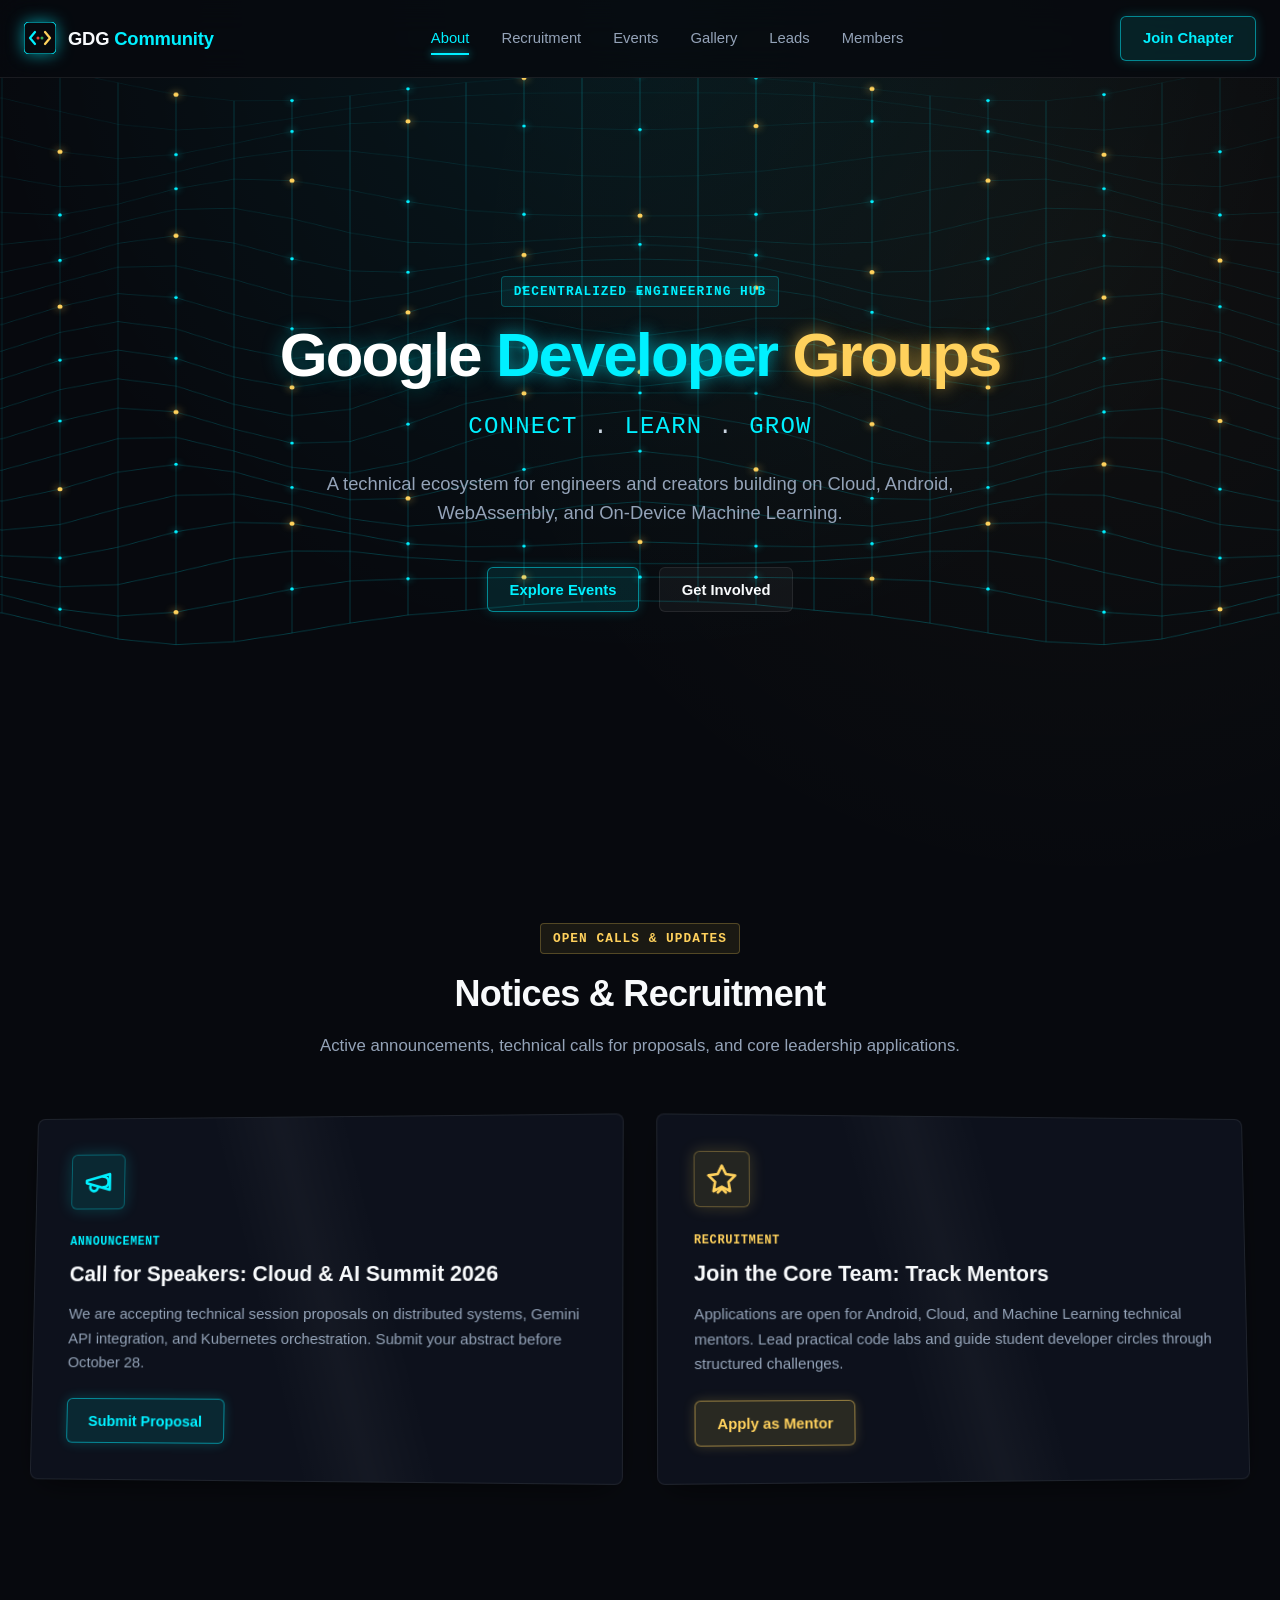
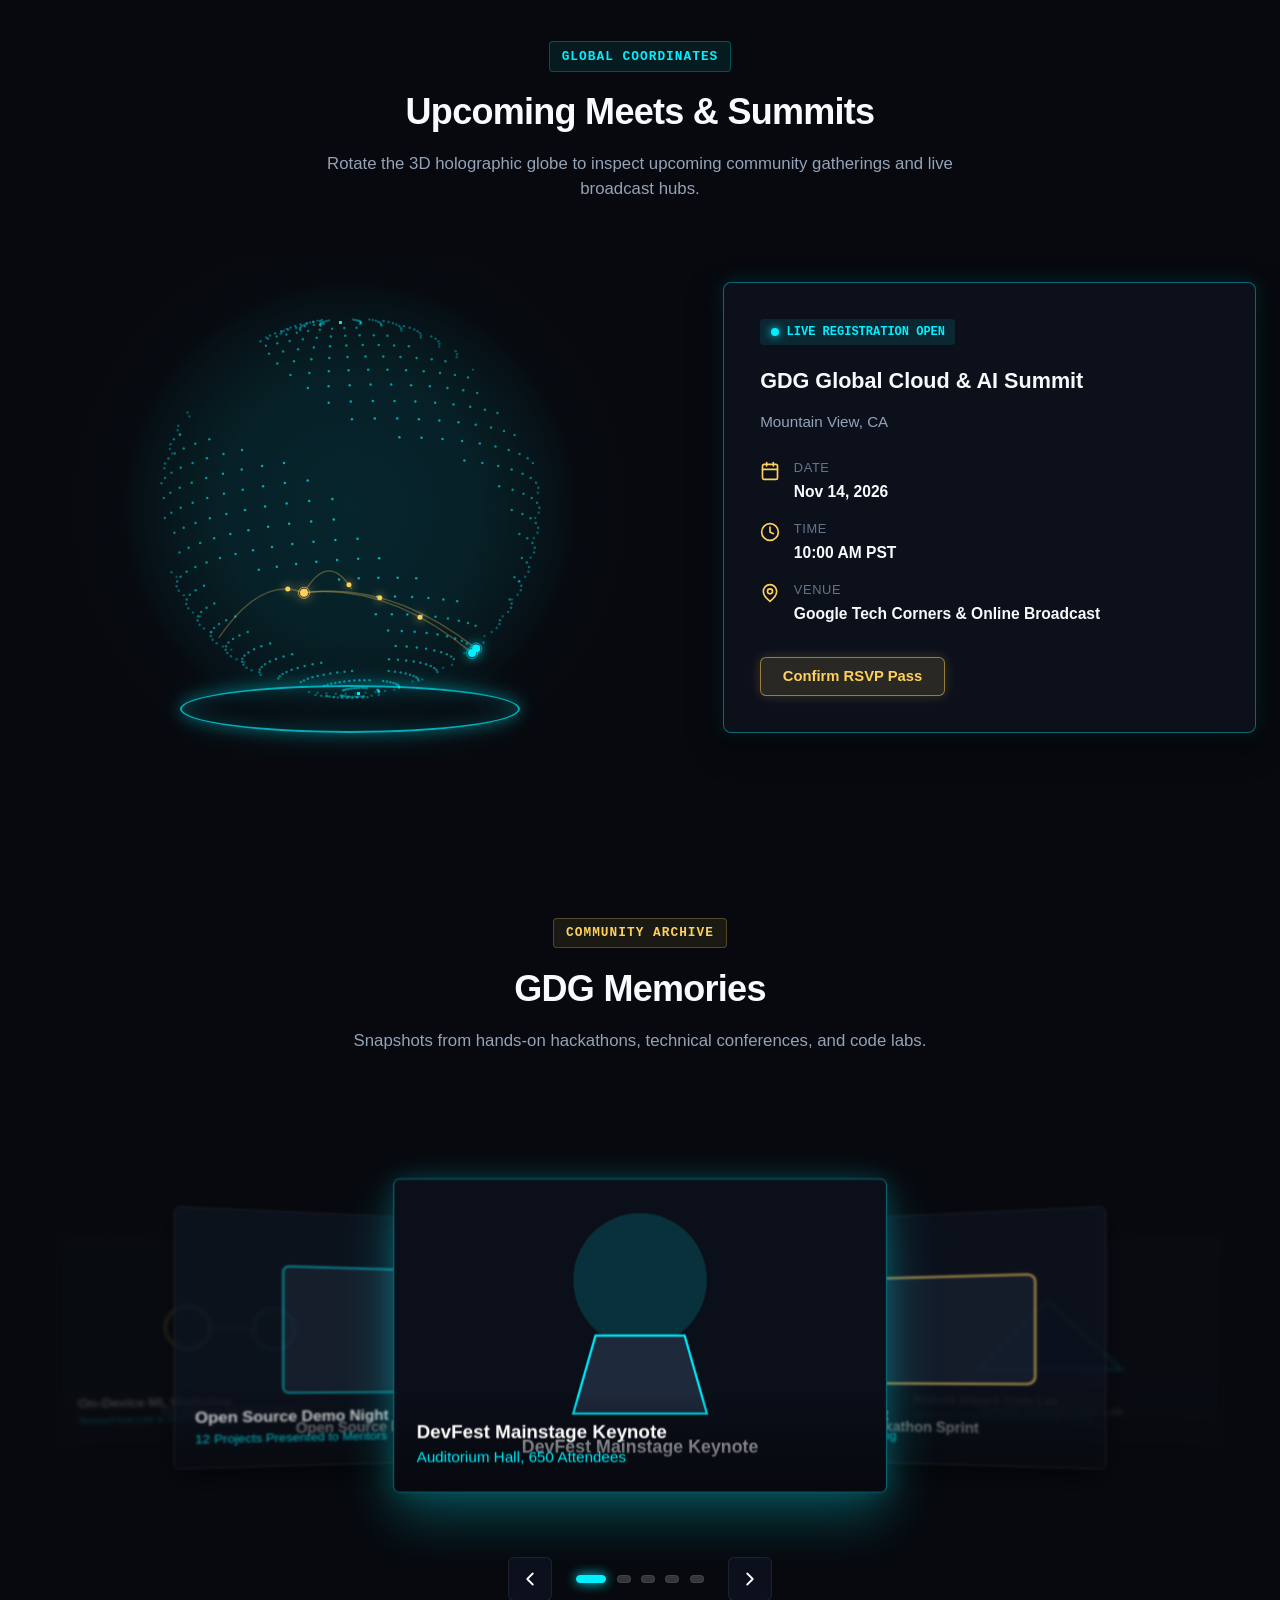
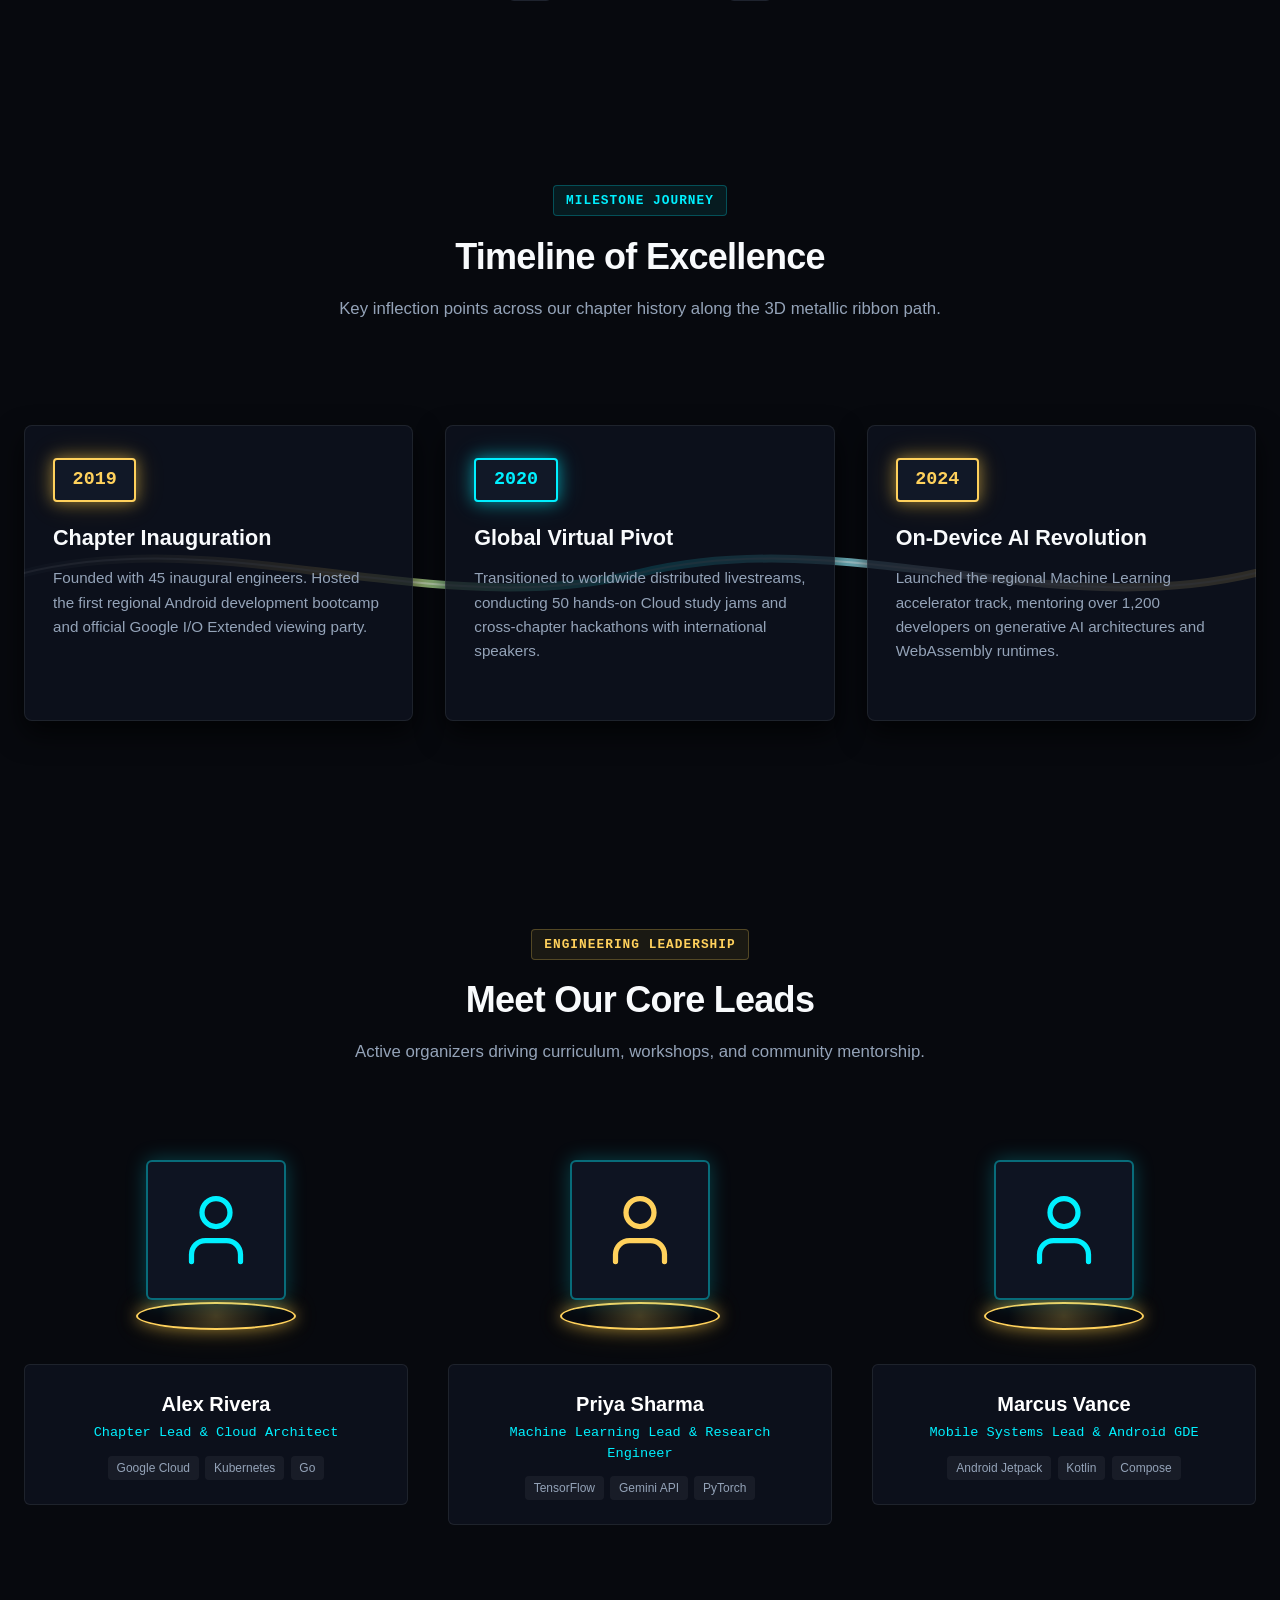
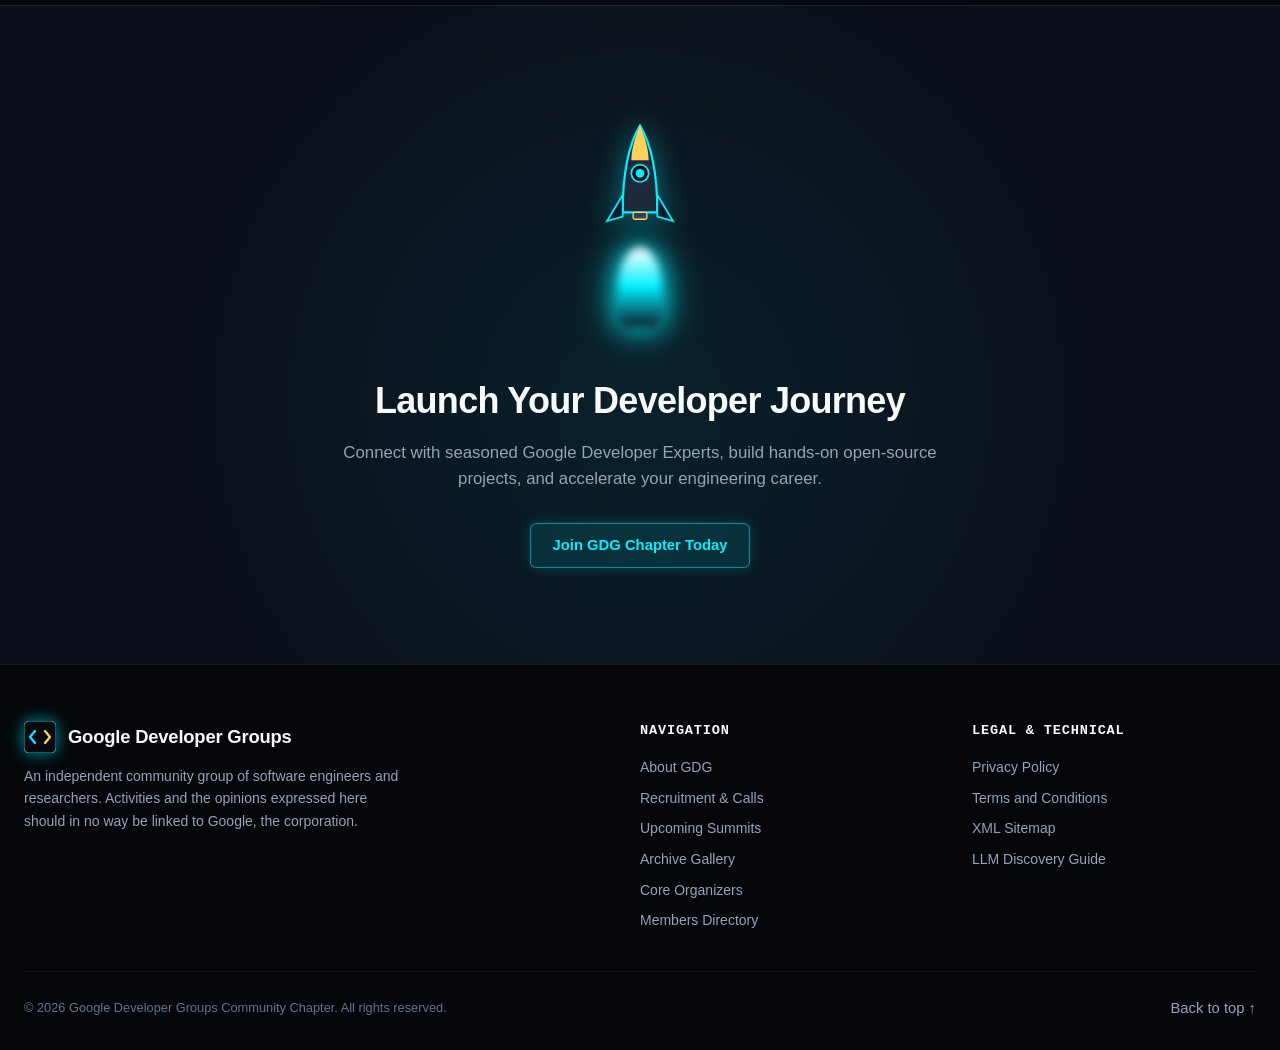
<file: index.html>
<!DOCTYPE html>
<html lang="en">
<head>
  <meta charset="UTF-8">
  <meta name="viewport" content="width=device-width, initial-scale=1.0">
  <title>Google Developer Groups Chapter | Connect, Learn, Grow</title>
  <meta name="description" content="Official Google Developer Groups community portal featuring technical workshops, cloud architecture summits, on-device AI engineering, and developer networking.">
  <link rel="canonical" href="https://gdg-community.dev/">

  <!-- Technical Discovery & Favicons -->
  <link rel="icon" type="image/svg+xml" href="favicon.svg">
  <link rel="alternate icon" type="image/x-icon" href="favicon.ico">
  <meta name="theme-color" content="#07090e">

  <!-- Open Graph & Social Sharing -->
  <meta property="og:type" content="website">
  <meta property="og:site_name" content="Google Developer Groups Chapter">
  <meta property="og:url" content="https://gdg-community.dev/">
  <meta property="og:title" content="Google Developer Groups Chapter | Connect, Learn, Grow">
  <meta property="og:description" content="Official Google Developer Groups community portal featuring technical workshops, cloud architecture summits, and developer networking.">
  <meta property="og:image" content="https://gdg-community.dev/assets/gdg-hero-preview.jpg">

  <!-- Twitter Card -->
  <meta name="twitter:card" content="summary_large_image">
  <meta name="twitter:title" content="Google Developer Groups Chapter | Connect, Learn, Grow">
  <meta name="twitter:description" content="Official Google Developer Groups community portal featuring technical workshops, cloud architecture summits, and developer networking.">
  <meta name="twitter:image" content="https://gdg-community.dev/assets/gdg-hero-preview.jpg">

  <!-- Schema.org JSON-LD Structured Data -->
  <script type="application/ld+json">
  {
    "@context": "https://schema.org",
    "@graph": [
      {
        "@type": "Organization",
        "@id": "https://gdg-community.dev/#organization",
        "name": "Google Developer Groups Chapter",
        "url": "https://gdg-community.dev/",
        "logo": "https://gdg-community.dev/favicon.svg",
        "sameAs": [
          "https://github.com/gdg",
          "https://twitter.com/googledevs"
        ]
      },
      {
        "@type": "WebSite",
        "@id": "https://gdg-community.dev/#website",
        "url": "https://gdg-community.dev/",
        "name": "Google Developer Groups Chapter",
        "publisher": {
          "@id": "https://gdg-community.dev/#organization"
        }
      }
    ]
  }
  </script>

  <link rel="stylesheet" href="src/styles/main.css">
</head>
<body>

  <!-- Sleek Semi-Transparent Header -->
  <header class="site-header">
    <div class="header-container">
      <a href="index.html" class="brand-logo" aria-label="Google Developer Groups Home">
        <svg class="brand-icon" viewBox="0 0 64 64" fill="none" xmlns="http://www.w3.org/2000/svg" aria-hidden="true">
          <rect width="64" height="64" rx="10" fill="#07090e" stroke="#00f0ff" stroke-width="2" />
          <path d="M22 20 L12 32 L22 44" stroke="#00f0ff" stroke-width="4.5" stroke-linecap="round" stroke-linejoin="round" />
          <path d="M42 20 L52 32 L42 44" stroke="#ffd15c" stroke-width="4.5" stroke-linecap="round" stroke-linejoin="round" />
          <circle cx="28" cy="32" r="3" fill="#ea4335" />
          <circle cx="36" cy="32" r="3" fill="#34a853" />
        </svg>
        <span class="brand-title">GDG <span class="accent-cyan">Community</span></span>
      </a>

      <nav class="main-nav" aria-label="Primary Navigation">
        <a href="#about" class="nav-link active">About</a>
        <a href="#recruitment" class="nav-link">Recruitment</a>
        <a href="#events" class="nav-link">Events</a>
        <a href="#gallery" class="nav-link">Gallery</a>
        <a href="#leads" class="nav-link">Leads</a>
        <a href="members.html" class="nav-link">Members</a>
      </nav>

      <div class="header-actions">
        <a href="#events" class="btn btn-cyan">Join Chapter</a>
      </div>
    </div>
  </header>

  <main>
    <!-- Hero Section: Holographic 3D Grid & Extruded Typography -->
    <section class="hero-section" id="about">
      <canvas id="hero-grid-canvas" class="hero-canvas-bg" aria-hidden="true"></canvas>

      <div class="hero-content">
        <div class="section-tag">Decentralized Engineering Hub</div>
        <h1 class="hero-h1">
          Google <span class="glow-cyan">Developer</span> <span class="glow-gold">Groups</span>
        </h1>
        <p class="hero-subheading">
          <span>Connect</span> . <span>Learn</span> . <span>Grow</span>
        </p>
        <p class="hero-lead-text">
          A technical ecosystem for engineers and creators building on Cloud, Android, WebAssembly, and On-Device Machine Learning.
        </p>

        <div class="hero-cta-group">
          <a href="#events" class="btn btn-cyan">Explore Events</a>
          <a href="#recruitment" class="btn btn-secondary">Get Involved</a>
        </div>
      </div>
    </section>

    <div class="main-wrapper">
      <!-- Notices & Recruitment: 3D Floating Cards -->
      <section class="section-block" id="recruitment">
        <div class="section-header">
          <div class="section-tag gold-tag">Open Calls & Updates</div>
          <h2 class="section-title">Notices & Recruitment</h2>
          <p class="section-desc">Active announcements, technical calls for proposals, and core leadership applications.</p>
        </div>

        <div class="cards-grid">
          <!-- Card 1: Megaphone 3D Notice -->
          <article class="floating-3d-card card-cyan">
            <div class="card-shimmer" aria-hidden="true"></div>
            <div class="card-icon-wrapper">
              <svg width="32" height="32" viewBox="0 0 24 24" fill="none" stroke="currentColor" stroke-width="2" stroke-linecap="round" stroke-linejoin="round" aria-hidden="true">
                <path d="m3 11 18-5v12L3 13v-2z" />
                <path d="M11.6 16.8a3 3 0 1 1-5.8-1.6" />
                <path d="M16 8a4 4 0 0 1 0 8" />
              </svg>
            </div>
            <span class="card-badge">Announcement</span>
            <h3 class="card-heading">Call for Speakers: Cloud & AI Summit 2026</h3>
            <p class="card-text">
              We are accepting technical session proposals on distributed systems, Gemini API integration, and Kubernetes orchestration. Submit your abstract before October 28.
            </p>
            <a href="#events" class="btn btn-cyan">Submit Proposal</a>
          </article>

          <!-- Card 2: Mentorship Badge 3D Notice -->
          <article class="floating-3d-card card-gold">
            <div class="card-shimmer" aria-hidden="true"></div>
            <div class="card-icon-wrapper">
              <svg width="32" height="32" viewBox="0 0 24 24" fill="none" stroke="currentColor" stroke-width="2" stroke-linecap="round" stroke-linejoin="round" aria-hidden="true">
                <path d="M12 2l3.09 6.26L22 9.27l-5 4.87 1.18 6.88L12 17.77l-6.18 3.25L7 14.14 2 9.27l6.91-1.01L12 2z" />
                <path d="m9 22 3-3 3 3" />
              </svg>
            </div>
            <span class="card-badge">Recruitment</span>
            <h3 class="card-heading">Join the Core Team: Track Mentors</h3>
            <p class="card-text">
              Applications are open for Android, Cloud, and Machine Learning technical mentors. Lead practical code labs and guide student developer circles through structured challenges.
            </p>
            <a href="#leads" class="btn btn-gold">Apply as Mentor</a>
          </article>
        </div>
      </section>

      <!-- Upcoming Meets: Holographic Globe & 3D Info Panel -->
      <section class="section-block" id="events">
        <div class="section-header">
          <div class="section-tag">Global Coordinates</div>
          <h2 class="section-title">Upcoming Meets & Summits</h2>
          <p class="section-desc">Rotate the 3D holographic globe to inspect upcoming community gatherings and live broadcast hubs.</p>
        </div>

        <div class="globe-section-layout">
          <!-- 3D Interactive Holographic Globe -->
          <div class="globe-viewport-container">
            <canvas id="globe-canvas" aria-label="Interactive 3D globe showing global developer event coordinates"></canvas>
            <div class="globe-pedestal-ring" aria-hidden="true"></div>
          </div>

          <!-- 3D Expandable Event Info Panel -->
          <div class="event-info-panel">
            <div class="event-status-pill">
              <span class="pulse-indicator" aria-hidden="true"></span>
              <span>LIVE REGISTRATION OPEN</span>
            </div>

            <h3 class="card-heading" id="selected-event-title">GDG Global Cloud & AI Summit</h3>
            <p class="card-text" id="selected-event-city">Mountain View, CA</p>

            <div class="event-details-grid">
              <div class="detail-item">
                <svg class="detail-icon" width="20" height="20" viewBox="0 0 24 24" fill="none" stroke="currentColor" stroke-width="2" stroke-linecap="round" stroke-linejoin="round" aria-hidden="true">
                  <rect width="18" height="18" x="3" y="4" rx="2" ry="2" />
                  <line x1="16" x2="16" y1="2" y2="6" />
                  <line x1="8" x2="8" y1="2" y2="6" />
                  <line x1="3" x2="21" y1="10" y2="10" />
                </svg>
                <div>
                  <div class="detail-label">Date</div>
                  <div class="detail-value" id="selected-event-date">Nov 14, 2026</div>
                </div>
              </div>

              <div class="detail-item">
                <svg class="detail-icon" width="20" height="20" viewBox="0 0 24 24" fill="none" stroke="currentColor" stroke-width="2" stroke-linecap="round" stroke-linejoin="round" aria-hidden="true">
                  <circle cx="12" cy="12" r="10" />
                  <polyline points="12 6 12 12 16 14" />
                </svg>
                <div>
                  <div class="detail-label">Time</div>
                  <div class="detail-value" id="selected-event-time">10:00 AM PST</div>
                </div>
              </div>

              <div class="detail-item">
                <svg class="detail-icon" width="20" height="20" viewBox="0 0 24 24" fill="none" stroke="currentColor" stroke-width="2" stroke-linecap="round" stroke-linejoin="round" aria-hidden="true">
                  <path d="M20 10c0 6-8 12-8 12s-8-6-8-12a8 8 0 0 1 16 0Z" />
                  <circle cx="12" cy="10" r="3" />
                </svg>
                <div>
                  <div class="detail-label">Venue</div>
                  <div class="detail-value" id="selected-event-venue">Google Tech Corners & Online Broadcast</div>
                </div>
              </div>
            </div>

            <button type="button" class="btn btn-gold" id="rsvp-btn">Confirm RSVP Pass</button>
          </div>
        </div>
      </section>

      <!-- GDG Memories: 3D Curved Photo Carousel -->
      <section class="section-block" id="gallery">
        <div class="section-header">
          <div class="section-tag gold-tag">Community Archive</div>
          <h2 class="section-title">GDG Memories</h2>
          <p class="section-desc">Snapshots from hands-on hackathons, technical conferences, and code labs.</p>
        </div>

        <div class="carousel-outer" id="memories-carousel">
          <div class="carousel-stage">
            <!-- Slide 0 -->
            <div class="carousel-slide" data-pos="0">
              <svg viewBox="0 0 440 280" width="100%" height="100%" aria-label="DevFest Mainstage Keynote">
                <rect width="440" height="280" fill="#0b0f19" />
                <circle cx="220" cy="90" r="60" fill="rgba(0, 240, 255, 0.15)" />
                <path d="M160 210 L280 210 L260 140 L180 140 Z" fill="#1e293b" stroke="#00f0ff" stroke-width="2" />
                <text x="220" y="245" fill="#f8fafc" font-size="16" font-weight="700" text-anchor="middle" font-family="sans-serif">DevFest Mainstage Keynote</text>
              </svg>
              <div class="slide-overlay">
                <div class="slide-caption-title">DevFest Mainstage Keynote</div>
                <div class="slide-caption-sub">Auditorium Hall, 650 Attendees</div>
              </div>
            </div>

            <!-- Slide 1 -->
            <div class="carousel-slide" data-pos="1">
              <svg viewBox="0 0 440 280" width="100%" height="100%" aria-label="Cloud Architecture Hackathon">
                <rect width="440" height="280" fill="#0c111d" />
                <rect x="70" y="70" width="300" height="120" rx="8" fill="#161f30" stroke="#ffd15c" stroke-width="2" />
                <text x="220" y="245" fill="#f8fafc" font-size="16" font-weight="700" text-anchor="middle" font-family="sans-serif">Cloud Hackathon Sprint</text>
              </svg>
              <div class="slide-overlay">
                <div class="slide-caption-title">Cloud Hackathon Sprint</div>
                <div class="slide-caption-sub">36 Hours of Collaborative Coding</div>
              </div>
            </div>

            <!-- Slide 2 -->
            <div class="carousel-slide" data-pos="2">
              <svg viewBox="0 0 440 280" width="100%" height="100%" aria-label="Android Jetpack Code Lab">
                <rect width="440" height="280" fill="#0b0e17" />
                <path d="M120 180 L220 80 L320 180 Z" fill="rgba(0, 240, 255, 0.1)" stroke="#00f0ff" stroke-width="2" />
                <text x="220" y="245" fill="#f8fafc" font-size="16" font-weight="700" text-anchor="middle" font-family="sans-serif">Android Jetpack Code Lab</text>
              </svg>
              <div class="slide-overlay">
                <div class="slide-caption-title">Android Jetpack Code Lab</div>
                <div class="slide-caption-sub">Hands-on Compose & Performance Tuning</div>
              </div>
            </div>

            <!-- Slide 3 -->
            <div class="carousel-slide" data-pos="-1">
              <svg viewBox="0 0 440 280" width="100%" height="100%" aria-label="On-Device Machine Learning Workshop">
                <rect width="440" height="280" fill="#080c14" />
                <circle cx="160" cy="120" r="30" fill="none" stroke="#ffd15c" stroke-width="3" />
                <circle cx="280" cy="120" r="30" fill="none" stroke="#00f0ff" stroke-width="3" />
                <line x1="190" y1="120" x2="250" y2="120" stroke="#94a3b8" stroke-width="2" />
                <text x="220" y="245" fill="#f8fafc" font-size="16" font-weight="700" text-anchor="middle" font-family="sans-serif">On-Device ML Workshop</text>
              </svg>
              <div class="slide-overlay">
                <div class="slide-caption-title">On-Device ML Workshop</div>
                <div class="slide-caption-sub">TensorFlow Lite & WebGPU Benchmarks</div>
              </div>
            </div>

            <!-- Slide 4 -->
            <div class="carousel-slide" data-pos="-2">
              <svg viewBox="0 0 440 280" width="100%" height="100%" aria-label="Open Source Demo Showcase">
                <rect width="440" height="280" fill="#0d1320" />
                <rect x="110" y="60" width="220" height="140" rx="6" fill="#1a2333" stroke="#00f0ff" stroke-width="1.5" />
                <text x="220" y="245" fill="#f8fafc" font-size="16" font-weight="700" text-anchor="middle" font-family="sans-serif">Open Source Demo Night</text>
              </svg>
              <div class="slide-overlay">
                <div class="slide-caption-title">Open Source Demo Night</div>
                <div class="slide-caption-sub">12 Projects Presented to Mentors</div>
              </div>
            </div>
          </div>

          <div class="carousel-controls">
            <button type="button" class="carousel-nav-btn" id="carousel-prev" aria-label="Previous Memory Slide">
              <svg width="22" height="22" viewBox="0 0 24 24" fill="none" stroke="currentColor" stroke-width="2" stroke-linecap="round" stroke-linejoin="round" aria-hidden="true">
                <path d="m15 18-6-6 6-6" />
              </svg>
            </button>
            <div class="carousel-dots" id="carousel-dots" role="tablist" aria-label="Memory slide selection"></div>
            <button type="button" class="carousel-nav-btn" id="carousel-next" aria-label="Next Memory Slide">
              <svg width="22" height="22" viewBox="0 0 24 24" fill="none" stroke="currentColor" stroke-width="2" stroke-linecap="round" stroke-linejoin="round" aria-hidden="true">
                <path d="m9 18 6-6-6-6" />
              </svg>
            </button>
          </div>
        </div>
      </section>

      <!-- Timeline of Excellence: Twisting 3D Metallic Ribbon & Milestones -->
      <section class="section-block">
        <div class="section-header">
          <div class="section-tag">Milestone Journey</div>
          <h2 class="section-title">Timeline of Excellence</h2>
          <p class="section-desc">Key inflection points across our chapter history along the 3D metallic ribbon path.</p>
        </div>

        <div class="timeline-canvas-container">
          <!-- Flowing 3D Metallic Ribbon Vector -->
          <svg class="timeline-ribbon-svg" viewBox="0 0 1200 120" preserveAspectRatio="none" aria-hidden="true">
            <defs>
              <linearGradient id="metallic-ribbon" x1="0%" y1="0%" x2="100%" y2="0%">
                <stop offset="0%" stop-color="#475569" stop-opacity="0.3" />
                <stop offset="25%" stop-color="#ffd15c" stop-opacity="0.8" />
                <stop offset="50%" stop-color="#00f0ff" stop-opacity="0.9" />
                <stop offset="75%" stop-color="#cbd5e1" stop-opacity="0.8" />
                <stop offset="100%" stop-color="#ffd15c" stop-opacity="0.9" />
              </linearGradient>
            </defs>
            <path d="M 0,60 C 200,10 400,110 600,60 C 800,10 1000,110 1200,60" fill="none" stroke="url(#metallic-ribbon)" stroke-width="8" stroke-linecap="round" />
            <path d="M 0,60 C 200,10 400,110 600,60 C 800,10 1000,110 1200,60" fill="none" stroke="rgba(255, 255, 255, 0.4)" stroke-width="2" stroke-linecap="round" />
          </svg>

          <div class="timeline-nodes-grid">
            <!-- Node 2019 -->
            <div class="timeline-node-card">
              <div class="timeline-year-node">2019</div>
              <h3 class="card-heading">Chapter Inauguration</h3>
              <p class="card-text">
                Founded with 45 inaugural engineers. Hosted the first regional Android development bootcamp and official Google I/O Extended viewing party.
              </p>
            </div>

            <!-- Node 2020 -->
            <div class="timeline-node-card">
              <div class="timeline-year-node">2020</div>
              <h3 class="card-heading">Global Virtual Pivot</h3>
              <p class="card-text">
                Transitioned to worldwide distributed livestreams, conducting 50 hands-on Cloud study jams and cross-chapter hackathons with international speakers.
              </p>
            </div>

            <!-- Node 2024 -->
            <div class="timeline-node-card">
              <div class="timeline-year-node">2024</div>
              <h3 class="card-heading">On-Device AI Revolution</h3>
              <p class="card-text">
                Launched the regional Machine Learning accelerator track, mentoring over 1,200 developers on generative AI architectures and WebAssembly runtimes.
              </p>
            </div>
          </div>
        </div>
      </section>

      <!-- Meet Our Core Leads: 3D Avatars & Rotating Pedestals -->
      <section class="section-block" id="leads">
        <div class="section-header">
          <div class="section-tag gold-tag">Engineering Leadership</div>
          <h2 class="section-title">Meet Our Core Leads</h2>
          <p class="section-desc">Active organizers driving curriculum, workshops, and community mentorship.</p>
        </div>

        <div class="leads-grid">
          <!-- Lead 1: Chapter Lead -->
          <div class="lead-pedestal-card">
            <div class="lead-platform-visual">
              <div class="lead-avatar-render">
                <svg width="84" height="84" viewBox="0 0 24 24" fill="none" stroke="#00f0ff" stroke-width="1.5" stroke-linecap="round" stroke-linejoin="round" aria-label="Alex Rivera portrait render">
                  <path d="M19 21v-2a4 4 0 0 0-4-4H9a4 4 0 0 0-4 4v2" />
                  <circle cx="12" cy="7" r="4" />
                </svg>
              </div>
              <div class="lead-hex-platform" aria-hidden="true"></div>
            </div>
            <div class="lead-info-plate">
              <h3 class="lead-name">Alex Rivera</h3>
              <div class="lead-role">Chapter Lead & Cloud Architect</div>
              <div class="lead-tags">
                <span class="lead-tag-item">Google Cloud</span>
                <span class="lead-tag-item">Kubernetes</span>
                <span class="lead-tag-item">Go</span>
              </div>
            </div>
          </div>

          <!-- Lead 2: Machine Learning Lead -->
          <div class="lead-pedestal-card">
            <div class="lead-platform-visual">
              <div class="lead-avatar-render">
                <svg width="84" height="84" viewBox="0 0 24 24" fill="none" stroke="#ffd15c" stroke-width="1.5" stroke-linecap="round" stroke-linejoin="round" aria-label="Priya Sharma portrait render">
                  <path d="M19 21v-2a4 4 0 0 0-4-4H9a4 4 0 0 0-4 4v2" />
                  <circle cx="12" cy="7" r="4" />
                </svg>
              </div>
              <div class="lead-hex-platform" aria-hidden="true"></div>
            </div>
            <div class="lead-info-plate">
              <h3 class="lead-name">Priya Sharma</h3>
              <div class="lead-role">Machine Learning Lead & Research Engineer</div>
              <div class="lead-tags">
                <span class="lead-tag-item">TensorFlow</span>
                <span class="lead-tag-item">Gemini API</span>
                <span class="lead-tag-item">PyTorch</span>
              </div>
            </div>
          </div>

          <!-- Lead 3: Mobile Lead -->
          <div class="lead-pedestal-card">
            <div class="lead-platform-visual">
              <div class="lead-avatar-render">
                <svg width="84" height="84" viewBox="0 0 24 24" fill="none" stroke="#00f0ff" stroke-width="1.5" stroke-linecap="round" stroke-linejoin="round" aria-label="Marcus Vance portrait render">
                  <path d="M19 21v-2a4 4 0 0 0-4-4H9a4 4 0 0 0-4 4v2" />
                  <circle cx="12" cy="7" r="4" />
                </svg>
              </div>
              <div class="lead-hex-platform" aria-hidden="true"></div>
            </div>
            <div class="lead-info-plate">
              <h3 class="lead-name">Marcus Vance</h3>
              <div class="lead-role">Mobile Systems Lead & Android GDE</div>
              <div class="lead-tags">
                <span class="lead-tag-item">Android Jetpack</span>
                <span class="lead-tag-item">Kotlin</span>
                <span class="lead-tag-item">Compose</span>
              </div>
            </div>
          </div>
        </div>
      </section>
    </div>

    <!-- Final CTA Section: 3D Rocket Launch & Neon Exhaust Plume -->
    <section class="rocket-cta-section">
      <div class="rocket-launch-viewport">
        <!-- 3D Rocket Vector Model -->
        <svg class="rocket-svg-asset" viewBox="0 0 100 150" fill="none" xmlns="http://www.w3.org/2000/svg" aria-label="3D Space Rocket Ready for Launch">
          <!-- Rocket Body -->
          <path d="M50 10 C35 35 30 75 30 110 L70 110 C70 75 65 35 50 10 Z" fill="#1e293b" stroke="#00f0ff" stroke-width="2.5" />
          <!-- Nosecone -->
          <path d="M50 10 C44 24 40 38 40 50 L60 50 C60 38 56 24 50 10 Z" fill="#ffd15c" />
          <!-- Viewport Window -->
          <circle cx="50" cy="65" r="10" fill="#07090e" stroke="#00f0ff" stroke-width="2" />
          <circle cx="50" cy="65" r="5" fill="#00f0ff" />
          <!-- Left Fin -->
          <path d="M30 90 L12 120 L30 115 Z" fill="#0f172a" stroke="#00f0ff" stroke-width="2" />
          <!-- Right Fin -->
          <path d="M70 90 L88 120 L70 115 Z" fill="#0f172a" stroke="#00f0ff" stroke-width="2" />
          <!-- Center Engine Thruster -->
          <rect x="42" y="110" width="16" height="8" rx="2" fill="#334155" stroke="#ffd15c" stroke-width="1.5" />
        </svg>

        <!-- Volumetric Neon Exhaust Plume -->
        <div class="rocket-exhaust-plume" aria-hidden="true"></div>
      </div>

      <h2 class="section-title">Launch Your Developer Journey</h2>
      <p class="section-desc" style="margin-bottom: 2rem;">
        Connect with seasoned Google Developer Experts, build hands-on open-source projects, and accelerate your engineering career.
      </p>

      <a href="#events" class="btn btn-cyan" id="launch-cta-btn">Join GDG Chapter Today</a>
    </section>
  </main>

  <!-- Clean Obsidian Footer -->
  <footer class="site-footer">
    <div class="footer-inner">
      <div>
        <div class="brand-logo">
          <svg class="brand-icon" viewBox="0 0 64 64" fill="none" xmlns="http://www.w3.org/2000/svg" aria-hidden="true">
            <rect width="64" height="64" rx="10" fill="#07090e" stroke="#00f0ff" stroke-width="1.5" />
            <path d="M22 20 L12 32 L22 44" stroke="#00f0ff" stroke-width="4.5" stroke-linecap="round" stroke-linejoin="round" />
            <path d="M42 20 L52 32 L42 44" stroke="#ffd15c" stroke-width="4.5" stroke-linecap="round" stroke-linejoin="round" />
          </svg>
          <span class="brand-title">Google Developer Groups</span>
        </div>
        <p class="footer-brand-desc">
          An independent community group of software engineers and researchers. Activities and the opinions expressed here should in no way be linked to Google, the corporation.
        </p>
      </div>

      <div>
        <div class="footer-col-title">Navigation</div>
        <ul class="footer-links-list">
          <li><a href="#about">About GDG</a></li>
          <li><a href="#recruitment">Recruitment & Calls</a></li>
          <li><a href="#events">Upcoming Summits</a></li>
          <li><a href="#gallery">Archive Gallery</a></li>
          <li><a href="#leads">Core Organizers</a></li>
          <li><a href="members.html">Members Directory</a></li>
        </ul>
      </div>

      <div>
        <div class="footer-col-title">Legal & Technical</div>
        <ul class="footer-links-list">
          <li><a href="privacy.html">Privacy Policy</a></li>
          <li><a href="terms.html">Terms and Conditions</a></li>
          <li><a href="sitemap.xml">XML Sitemap</a></li>
          <li><a href="llms.txt">LLM Discovery Guide</a></li>
        </ul>
      </div>
    </div>

    <div class="footer-bottom-bar">
      <div class="footer-disclaimer">
        &copy; 2026 Google Developer Groups Community Chapter. All rights reserved.
      </div>
      <div>
        <a href="#about" class="nav-link">Back to top &uarr;</a>
      </div>
    </div>
  </footer>

  <script>
    /* ==========================================================================
       Google Developer Groups (GDG) - Client Interaction Architecture
       Supports both file:// direct launch and HTTP server hosting without CORS blocks
       ========================================================================== */

    // 1. Swirling Holographic 3D Data Network Grid
    function initNetworkGrid(canvasId) {
      const canvas = document.getElementById(canvasId);
      if (!canvas) return;
      const ctx = canvas.getContext('2d');
      if (!ctx) return;

      let width = (canvas.width = window.innerWidth);
      let height = (canvas.height = window.innerHeight);
      let mouseX = width / 2;
      let mouseY = height / 2;
      let targetMouseX = mouseX;
      let targetMouseY = mouseY;
      let time = 0;

      const cols = 28;
      const rows = 20;
      const spacing = 58;

      window.addEventListener('resize', () => {
        width = canvas.width = window.innerWidth;
        height = canvas.height = window.innerHeight;
      }, { passive: true });

      window.addEventListener('mousemove', (e) => {
        targetMouseX = e.clientX;
        targetMouseY = e.clientY;
      }, { passive: true });

      function render() {
        time += 0.015;
        mouseX += (targetMouseX - mouseX) * 0.05;
        mouseY += (targetMouseY - mouseY) * 0.05;

        ctx.clearRect(0, 0, width, height);

        const originX = width / 2;
        const originY = height * 0.38;
        const tilt = 0.58;
        const points = [];

        for (let r = 0; r < rows; r++) {
          const rowPoints = [];
          for (let c = 0; c < cols; c++) {
            const xOffset = (c - cols / 2) * spacing;
            const yOffset = (r - rows / 2) * spacing;
            const distFromCenter = Math.hypot(xOffset, yOffset);
            const wave = Math.sin(distFromCenter * 0.018 - time * 1.8) * 22;
            const mouseDist = Math.hypot(originX + xOffset - mouseX, originY + yOffset * tilt - mouseY);
            const mouseElevation = Math.max(0, (260 - mouseDist) * 0.12);

            const projX = originX + xOffset;
            const projY = originY + yOffset * tilt - wave - mouseElevation;
            rowPoints.push({ x: projX, y: projY });
          }
          points.push(rowPoints);
        }

        ctx.lineWidth = 1;
        for (let r = 0; r < rows; r++) {
          ctx.beginPath();
          for (let c = 0; c < cols; c++) {
            const pt = points[r][c];
            if (c === 0) ctx.moveTo(pt.x, pt.y);
            else ctx.lineTo(pt.x, pt.y);
          }
          ctx.strokeStyle = `rgba(0, 240, 255, ${0.07 + (r / rows) * 0.18})`;
          ctx.stroke();
        }

        for (let c = 0; c < cols; c++) {
          ctx.beginPath();
          for (let r = 0; r < rows; r++) {
            const pt = points[r][c];
            if (r === 0) ctx.moveTo(pt.x, pt.y);
            else ctx.lineTo(pt.x, pt.y);
          }
          ctx.strokeStyle = `rgba(0, 240, 255, ${0.07 + Math.sin((c / cols) * Math.PI) * 0.15})`;
          ctx.stroke();
        }

        for (let r = 0; r < rows; r += 2) {
          for (let c = 0; c < cols; c += 2) {
            const pt = points[r][c];
            const isGold = (r + c) % 6 === 0;
            ctx.beginPath();
            ctx.arc(pt.x, pt.y, isGold ? 2.5 : 1.8, 0, Math.PI * 2);
            ctx.fillStyle = isGold ? '#ffd15c' : '#00f0ff';
            ctx.shadowColor = isGold ? '#ffd15c' : '#00f0ff';
            ctx.shadowBlur = isGold ? 10 : 8;
            ctx.fill();
            ctx.shadowBlur = 0;
          }
        }

        requestAnimationFrame(render);
      }
      render();
    }

    // 2. Holographic 3D Interactive Globe
    function initHolographicGlobe(canvasId, onSelectEvent) {
      const canvas = document.getElementById(canvasId);
      if (!canvas) return;
      const ctx = canvas.getContext('2d');
      if (!ctx) return;

      let width = (canvas.width = canvas.parentElement.clientWidth || 450);
      let height = (canvas.height = canvas.parentElement.clientHeight || 450);
      let rotationY = 0;
      let rotationX = 0.22;
      let isDragging = false;
      let lastMouseX = 0;
      let lastMouseY = 0;
      let arcProgress = 0;
      const globeRadius = Math.min(width, height) * 0.38;

      const events = [
        { id: 'sf', title: 'GDG Global Cloud & AI Summit', city: 'Mountain View, CA', date: 'Nov 14, 2026', time: '10:00 AM PST', venue: 'Google Tech Corners & Online Broadcast', lat: 37.422, lon: -122.084, isPrimary: true },
        { id: 'lon', title: 'DevFest London: Mobile & Web', city: 'London, UK', date: 'Dec 02, 2026', time: '09:30 AM GMT', venue: 'Kings Cross Campus', lat: 51.5074, lon: -0.1278 },
        { id: 'blr', title: 'DevFest Bengaluru: Scalable Systems', city: 'Bengaluru, India', date: 'Dec 12, 2026', time: '10:00 AM IST', venue: 'Convention Hall & Stream', lat: 12.9716, lon: 77.5946 },
        { id: 'tyo', title: 'GDG Tokyo: On-Device Intelligence', city: 'Tokyo, Japan', date: 'Jan 18, 2027', time: '13:00 JST', venue: 'Roppongi Hills Hall', lat: 35.6762, lon: 139.6503 },
        { id: 'zrh', title: 'GDG Zurich: AI Security & Systems', city: 'Zurich, Switzerland', date: 'Feb 05, 2027', time: '14:00 CET', venue: 'Europaallee Tech Hub', lat: 47.3769, lon: 8.5417 }
      ];

      const spherePoints = [];
      const latSteps = 30;
      const lonSteps = 50;

      for (let i = 0; i < latSteps; i++) {
        const lat = ((i / (latSteps - 1)) * 180 - 90) * (Math.PI / 180);
        const y = Math.sin(lat) * globeRadius;
        const rRing = Math.cos(lat) * globeRadius;
        for (let j = 0; j < lonSteps; j++) {
          const lon = ((j / lonSteps) * 360) * (Math.PI / 180);
          const x = Math.cos(lon) * rRing;
          const z = Math.sin(lon) * rRing;
          const continentNoise = Math.sin(lat * 3) * Math.cos(lon * 2) + Math.sin(lat * 5 + lon * 3);
          if (continentNoise > -0.2) {
            spherePoints.push({ x0: x, y0: y, z0: z });
          }
        }
      }

      window.addEventListener('resize', () => {
        width = canvas.width = canvas.parentElement.clientWidth || 450;
        height = canvas.height = canvas.parentElement.clientHeight || 450;
      }, { passive: true });

      canvas.addEventListener('mousedown', (e) => {
        isDragging = true;
        lastMouseX = e.clientX;
        lastMouseY = e.clientY;
      });
      window.addEventListener('mouseup', () => { isDragging = false; });
      window.addEventListener('mousemove', (e) => {
        if (!isDragging) return;
        rotationY += (e.clientX - lastMouseX) * 0.006;
        rotationX = Math.max(-0.8, Math.min(0.8, rotationX + (e.clientY - lastMouseY) * 0.006));
        lastMouseX = e.clientX;
        lastMouseY = e.clientY;
      });

      function rotate3D(x, y, z) {
        const cosX = Math.cos(rotationX);
        const sinX = Math.sin(rotationX);
        const y1 = y * cosX - z * sinX;
        const z1 = y * sinX + z * cosX;
        const cosY = Math.cos(rotationY);
        const sinY = Math.sin(rotationY);
        return { x: x * cosY + z1 * sinY, y: y1, z: -x * sinY + z1 * cosY };
      }

      function getEventCoords(ev) {
        const phi = (90 - ev.lat) * (Math.PI / 180);
        const theta = (ev.lon + 180) * (Math.PI / 180);
        const x = -globeRadius * Math.sin(phi) * Math.cos(theta);
        const y = globeRadius * Math.cos(phi);
        const z = globeRadius * Math.sin(phi) * Math.sin(theta);
        return rotate3D(x, y, z);
      }

      function renderGlobe() {
        if (!isDragging) rotationY += 0.004;
        arcProgress = (arcProgress + 0.008) % 1;

        ctx.clearRect(0, 0, width, height);
        const centerX = width / 2;
        const centerY = height / 2;

        const grad = ctx.createRadialGradient(centerX, centerY, globeRadius * 0.7, centerX, centerY, globeRadius * 1.25);
        grad.addColorStop(0, 'rgba(0, 240, 255, 0.08)');
        grad.addColorStop(0.8, 'rgba(0, 240, 255, 0.02)');
        grad.addColorStop(1, 'transparent');
        ctx.fillStyle = grad;
        ctx.beginPath();
        ctx.arc(centerX, centerY, globeRadius * 1.2, 0, Math.PI * 2);
        ctx.fill();

        for (let i = 0; i < spherePoints.length; i++) {
          const p = spherePoints[i];
          const r = rotate3D(p.x0, p.y0, p.z0);
          if (r.z > -globeRadius * 0.25) {
            const alpha = Math.max(0.08, Math.min(0.85, ((r.z + globeRadius) / (globeRadius * 2)) * 0.7));
            ctx.beginPath();
            ctx.arc(centerX + r.x, centerY + r.y, 1.25, 0, Math.PI * 2);
            ctx.fillStyle = `rgba(0, 240, 255, ${alpha})`;
            ctx.fill();
          }
        }

        const projectedEvents = events.map(ev => ({ ...ev, proj: getEventCoords(ev) }));
        const sfEvent = projectedEvents[0];
        for (let k = 1; k < projectedEvents.length; k++) {
          const target = projectedEvents[k];
          if (sfEvent.proj.z > -100 || target.proj.z > -100) {
            const p1x = centerX + sfEvent.proj.x;
            const p1y = centerY + sfEvent.proj.y;
            const p2x = centerX + target.proj.x;
            const p2y = centerY + target.proj.y;
            const midX = (p1x + p2x) / 2;
            const midY = (p1y + p2y) / 2 - 40;

            ctx.beginPath();
            ctx.moveTo(p1x, p1y);
            ctx.quadraticCurveTo(midX, midY, p2x, p2y);
            ctx.strokeStyle = 'rgba(255, 209, 92, 0.28)';
            ctx.lineWidth = 1.5;
            ctx.stroke();

            const t = (arcProgress + k * 0.25) % 1;
            const pulseX = (1 - t) * (1 - t) * p1x + 2 * (1 - t) * t * midX + t * t * p2x;
            const pulseY = (1 - t) * (1 - t) * p1y + 2 * (1 - t) * t * midY + t * t * p2y;
            ctx.beginPath();
            ctx.arc(pulseX, pulseY, 2.5, 0, Math.PI * 2);
            ctx.fillStyle = '#ffd15c';
            ctx.shadowColor = '#ffd15c';
            ctx.shadowBlur = 8;
            ctx.fill();
            ctx.shadowBlur = 0;
          }
        }

        projectedEvents.forEach((ev) => {
          if (ev.proj.z > -40) {
            const pinX = centerX + ev.proj.x;
            const pinY = centerY + ev.proj.y;
            ctx.beginPath();
            ctx.arc(pinX, pinY, 7 + Math.sin(Date.now() * 0.005) * 2, 0, Math.PI * 2);
            ctx.strokeStyle = ev.isPrimary ? 'rgba(255, 209, 92, 0.6)' : 'rgba(0, 240, 255, 0.5)';
            ctx.lineWidth = 1;
            ctx.stroke();

            ctx.beginPath();
            ctx.arc(pinX, pinY, 4, 0, Math.PI * 2);
            ctx.fillStyle = ev.isPrimary ? '#ffd15c' : '#00f0ff';
            ctx.shadowColor = ev.isPrimary ? '#ffd15c' : '#00f0ff';
            ctx.shadowBlur = 12;
            ctx.fill();
            ctx.shadowBlur = 0;
          }
        });

        requestAnimationFrame(renderGlobe);
      }
      renderGlobe();

      canvas.addEventListener('click', (e) => {
        const rect = canvas.getBoundingClientRect();
        const clickX = e.clientX - rect.left - width / 2;
        const clickY = e.clientY - rect.top - height / 2;
        const projectedEvents = events.map(ev => ({ ...ev, proj: getEventCoords(ev) }));
        for (const ev of projectedEvents) {
          if (ev.proj.z > 0 && Math.hypot(ev.proj.x - clickX, ev.proj.y - clickY) < 24) {
            if (onSelectEvent) onSelectEvent(ev);
            break;
          }
        }
      });
    }

    // 3. GDG Memories: 3D Curved Photo Carousel (Natural Smooth Transitions & Autoplay Loop)
    function initCurvedCarousel(carouselId) {
      const container = document.getElementById(carouselId);
      if (!container) return;

      const slides = Array.from(container.querySelectorAll('.carousel-slide'));
      if (slides.length === 0) return;

      const prevBtn = document.getElementById('carousel-prev');
      const nextBtn = document.getElementById('carousel-next');
      const dotsContainer = document.getElementById('carousel-dots');

      let currentIndex = 0;
      let autoplayTimer = null;
      let isHovered = false;
      const AUTOPLAY_INTERVAL = 3400;

      if (dotsContainer) {
        dotsContainer.innerHTML = '';
        slides.forEach((_, idx) => {
          const dot = document.createElement('button');
          dot.type = 'button';
          dot.className = 'carousel-dot' + (idx === 0 ? ' active' : '');
          dot.setAttribute('aria-label', `Navigate to memory slide ${idx + 1}`);
          dot.addEventListener('click', (e) => {
            e.stopPropagation();
            goTo(idx);
            restartAutoplay();
          });
          dotsContainer.appendChild(dot);
        });
      }

      function updateDots() {
        if (!dotsContainer) return;
        const dots = dotsContainer.querySelectorAll('.carousel-dot');
        dots.forEach((dot, idx) => {
          if (idx === currentIndex) {
            dot.classList.add('active');
            dot.setAttribute('aria-current', 'true');
          } else {
            dot.classList.remove('active');
            dot.removeAttribute('aria-current');
          }
        });
      }

      function updateCarousel() {
        const total = slides.length;
        slides.forEach((slide, i) => {
          let offset = (i - currentIndex) % total;
          if (offset > Math.floor(total / 2)) offset -= total;
          else if (offset < -Math.floor(total / 2)) offset += total;

          const prevPosAttr = slide.getAttribute('data-pos');
          const prevPos = prevPosAttr !== null ? parseInt(prevPosAttr, 10) : offset;
          const newPos = offset;

          if (Math.abs(prevPos - newPos) > 2) {
            slide.classList.add('no-transition');
            slide.setAttribute('data-pos', newPos.toString());
            void slide.offsetWidth;
            requestAnimationFrame(() => {
              slide.classList.remove('no-transition');
            });
          } else {
            slide.setAttribute('data-pos', newPos.toString());
          }

          slide.setAttribute('aria-hidden', offset === 0 ? 'false' : 'true');
        });
        updateDots();
      }

      function goNext() {
        currentIndex = (currentIndex + 1) % slides.length;
        updateCarousel();
      }

      function goPrev() {
        currentIndex = (currentIndex - 1 + slides.length) % slides.length;
        updateCarousel();
      }

      function goTo(idx) {
        currentIndex = ((idx % slides.length) + slides.length) % slides.length;
        updateCarousel();
      }

      function startAutoplay() {
        stopAutoplay();
        if (!isHovered) {
          autoplayTimer = setInterval(() => {
            goNext();
          }, AUTOPLAY_INTERVAL);
        }
      }

      function stopAutoplay() {
        if (autoplayTimer) {
          clearInterval(autoplayTimer);
          autoplayTimer = null;
        }
      }

      function restartAutoplay() {
        stopAutoplay();
        startAutoplay();
      }

      if (nextBtn) {
        nextBtn.addEventListener('click', (e) => {
          e.stopPropagation();
          goNext();
          restartAutoplay();
        });
      }

      if (prevBtn) {
        prevBtn.addEventListener('click', (e) => {
          e.stopPropagation();
          goPrev();
          restartAutoplay();
        });
      }

      window.addEventListener('keydown', (e) => {
        if (e.key === 'ArrowRight') {
          goNext();
          restartAutoplay();
        } else if (e.key === 'ArrowLeft') {
          goPrev();
          restartAutoplay();
        }
      });

      let touchStartX = 0;
      let touchStartY = 0;
      container.addEventListener('touchstart', (e) => {
        if (e.touches.length === 1) {
          touchStartX = e.touches[0].clientX;
          touchStartY = e.touches[0].clientY;
          stopAutoplay();
        }
      }, { passive: true });

      container.addEventListener('touchend', (e) => {
        if (e.changedTouches.length === 1) {
          const diffX = e.changedTouches[0].clientX - touchStartX;
          const diffY = e.changedTouches[0].clientY - touchStartY;
          if (Math.abs(diffX) > 35 && Math.abs(diffX) > Math.abs(diffY)) {
            if (diffX < 0) goNext();
            else goPrev();
          }
        }
        startAutoplay();
      }, { passive: true });

      slides.forEach((slide, idx) => {
        slide.addEventListener('click', () => {
          if (currentIndex !== idx) {
            goTo(idx);
            restartAutoplay();
          }
        });
      });

      container.addEventListener('mouseenter', () => {
        isHovered = true;
        stopAutoplay();
      });

      container.addEventListener('mouseleave', () => {
        isHovered = false;
        startAutoplay();
      });

      document.addEventListener('visibilitychange', () => {
        if (document.hidden) stopAutoplay();
        else if (!isHovered) startAutoplay();
      });

      updateCarousel();
      startAutoplay();
    }

    // 4. Timeline & Rocket Launch Interactivity
    function initInteractivity() {
      const cards = document.querySelectorAll('.timeline-node-card');
      cards.forEach(card => {
        card.addEventListener('mouseenter', () => { card.style.transform = 'translateY(-8px) scale(1.02)'; });
        card.addEventListener('mouseleave', () => { card.style.transform = 'translateY(0) scale(1)'; });
      });

      const rocket = document.querySelector('.rocket-svg-asset');
      const launchBtn = document.getElementById('launch-cta-btn');
      const exhaust = document.querySelector('.rocket-exhaust-plume');

      if (launchBtn && rocket) {
        launchBtn.addEventListener('mouseenter', () => {
          rocket.style.transform = 'translateY(-20px) scale(1.08)';
          if (exhaust) {
            exhaust.style.height = '120px';
            exhaust.style.filter = 'blur(6px)';
            exhaust.style.boxShadow = '0 0 40px #00f0ff, 0 0 70px rgba(0, 240, 255, 0.9)';
          }
        });
        launchBtn.addEventListener('mouseleave', () => {
          rocket.style.transform = '';
          if (exhaust) {
            exhaust.style.height = '';
            exhaust.style.filter = '';
            exhaust.style.boxShadow = '';
          }
        });
      }

      document.querySelectorAll('.btn').forEach(btn => {
        btn.addEventListener('click', function (e) {
          const rect = this.getBoundingClientRect();
          const ripple = document.createElement('span');
          ripple.classList.add('ripple');
          const size = Math.max(rect.width, rect.height);
          ripple.style.width = ripple.style.height = `${size}px`;
          ripple.style.left = `${e.clientX - rect.left - size / 2}px`;
          ripple.style.top = `${e.clientY - rect.top - size / 2}px`;
          this.appendChild(ripple);
          setTimeout(() => { ripple.remove(); }, 500);
        });
      });
    }

    // 5. Header Navigation & Active Scroll-Spy
    function initNavigation() {
      const navLinks = document.querySelectorAll('.main-nav .nav-link');
      const sections = document.querySelectorAll('section[id]');
      const headerOffset = 90;

      navLinks.forEach(link => {
        link.addEventListener('click', function (e) {
          const href = this.getAttribute('href');
          if (href && href.startsWith('#')) {
            const targetId = href.substring(1);
            const targetElem = document.getElementById(targetId);
            if (targetElem) {
              e.preventDefault();
              navLinks.forEach(l => l.classList.remove('active'));
              this.classList.add('active');

              const targetPosition = targetElem.getBoundingClientRect().top + window.pageYOffset;
              window.scrollTo({
                top: Math.max(0, targetPosition - headerOffset),
                behavior: 'smooth'
              });

              if (window.history && window.history.pushState) {
                window.history.pushState(null, null, href);
              }
            }
          }
        });
      });

      function updateActiveNav() {
        const scrollPosition = window.pageYOffset + headerOffset + 60;
        let activeSectionId = '';

        sections.forEach(section => {
          const top = section.offsetTop;
          const height = section.offsetHeight;
          if (scrollPosition >= top && scrollPosition < top + height) {
            activeSectionId = section.getAttribute('id');
          }
        });

        if (activeSectionId) {
          navLinks.forEach(link => {
            const href = link.getAttribute('href');
            if (href === '#' + activeSectionId) {
              link.classList.add('active');
            } else if (href && href.startsWith('#')) {
              link.classList.remove('active');
            }
          });
        }
      }

      window.addEventListener('scroll', updateActiveNav, { passive: true });

      // Handle direct hash navigation on initial load
      if (window.location.hash) {
        setTimeout(() => {
          const target = document.querySelector(window.location.hash);
          if (target) {
            const targetPos = target.getBoundingClientRect().top + window.pageYOffset;
            window.scrollTo({
              top: Math.max(0, targetPos - headerOffset),
              behavior: 'smooth'
            });
            const hashLink = document.querySelector(`.main-nav a[href="${window.location.hash}"]`);
            if (hashLink) {
              navLinks.forEach(l => l.classList.remove('active'));
              hashLink.classList.add('active');
            }
          }
        }, 150);
      }
    }

    // Main Orchestrator Run
    function startClient() {
      initNetworkGrid('hero-grid-canvas');

      const eventTitle = document.getElementById('selected-event-title');
      const eventCity = document.getElementById('selected-event-city');
      const eventDate = document.getElementById('selected-event-date');
      const eventTime = document.getElementById('selected-event-time');
      const eventVenue = document.getElementById('selected-event-venue');

      initHolographicGlobe('globe-canvas', (ev) => {
        if (eventTitle) eventTitle.textContent = ev.title;
        if (eventCity) eventCity.textContent = ev.city;
        if (eventDate) eventDate.textContent = ev.date;
        if (eventTime) eventTime.textContent = ev.time;
        if (eventVenue) eventVenue.textContent = ev.venue;
      });

      initCurvedCarousel('memories-carousel');
      initInteractivity();
      initNavigation();
    }

    if (document.readyState === 'loading') {
      document.addEventListener('DOMContentLoaded', startClient);
    } else {
      startClient();
    }
  </script>
</body>
</html>
</file>
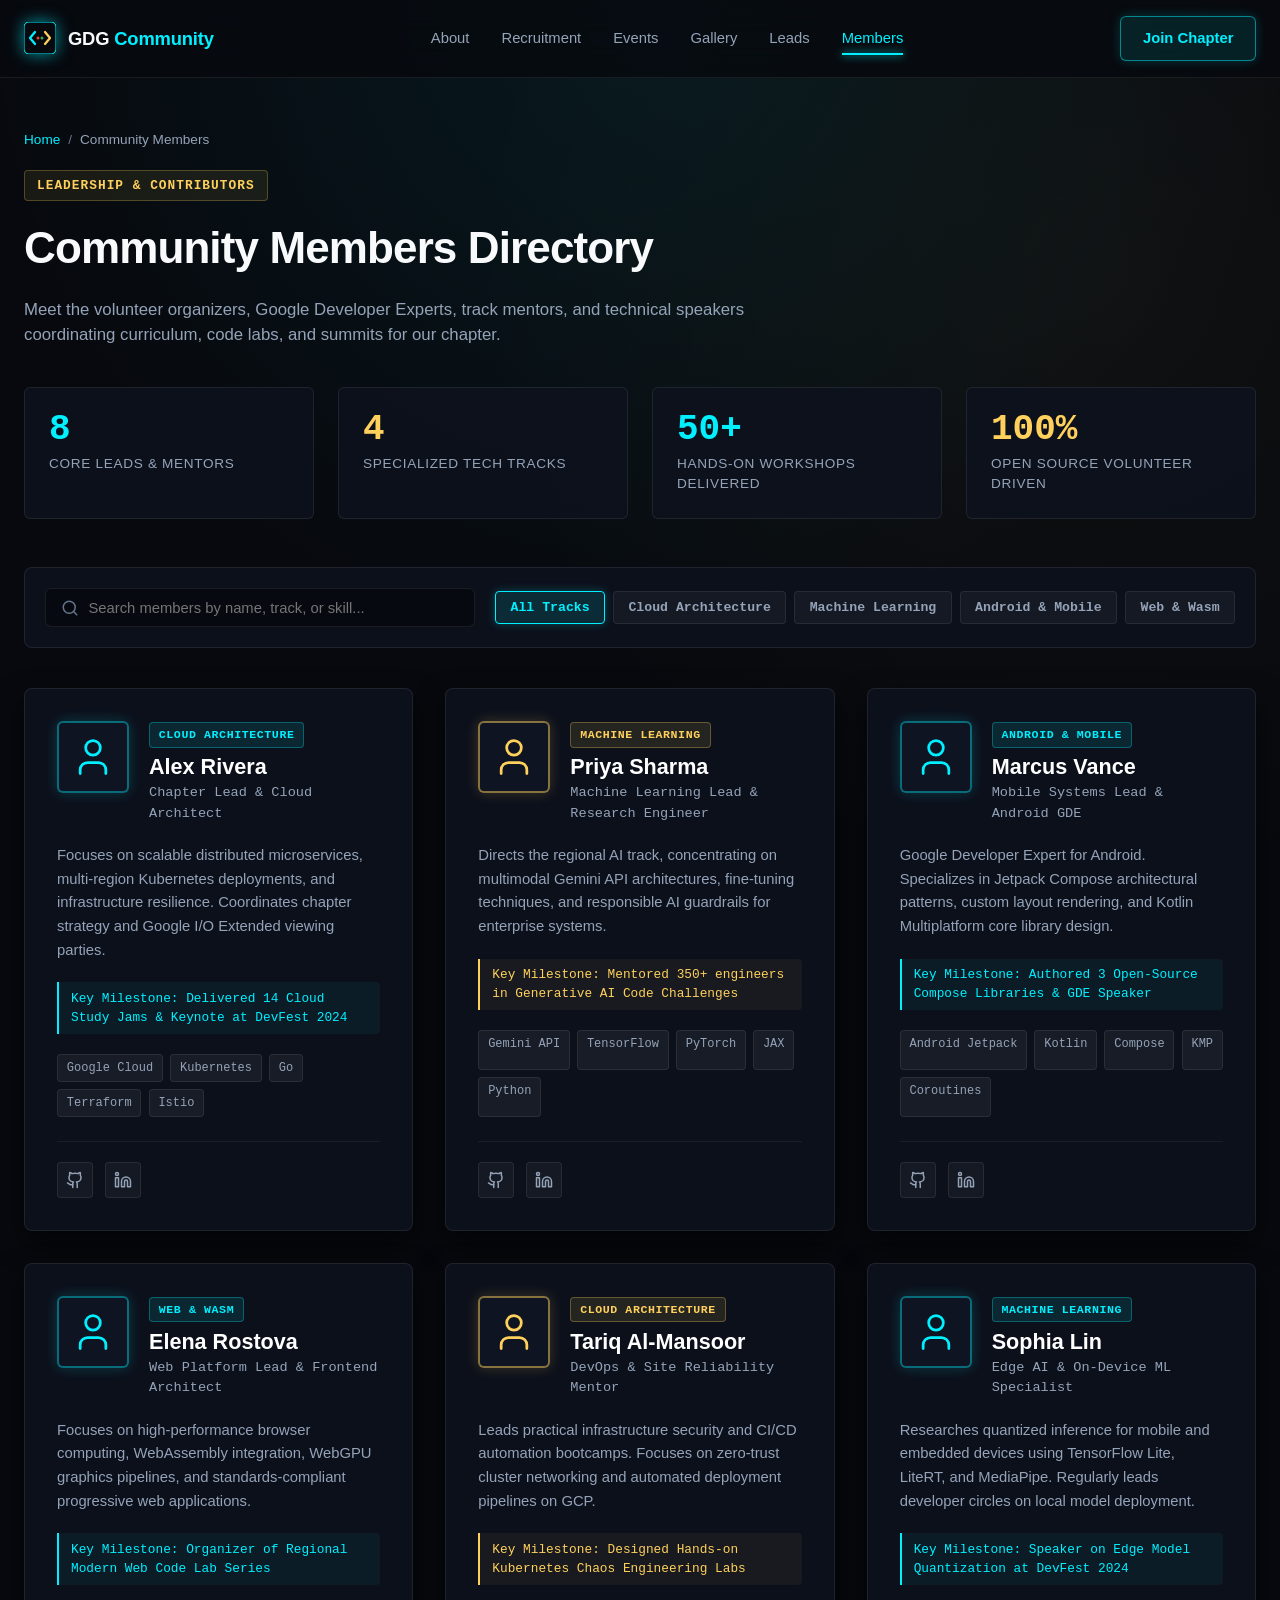
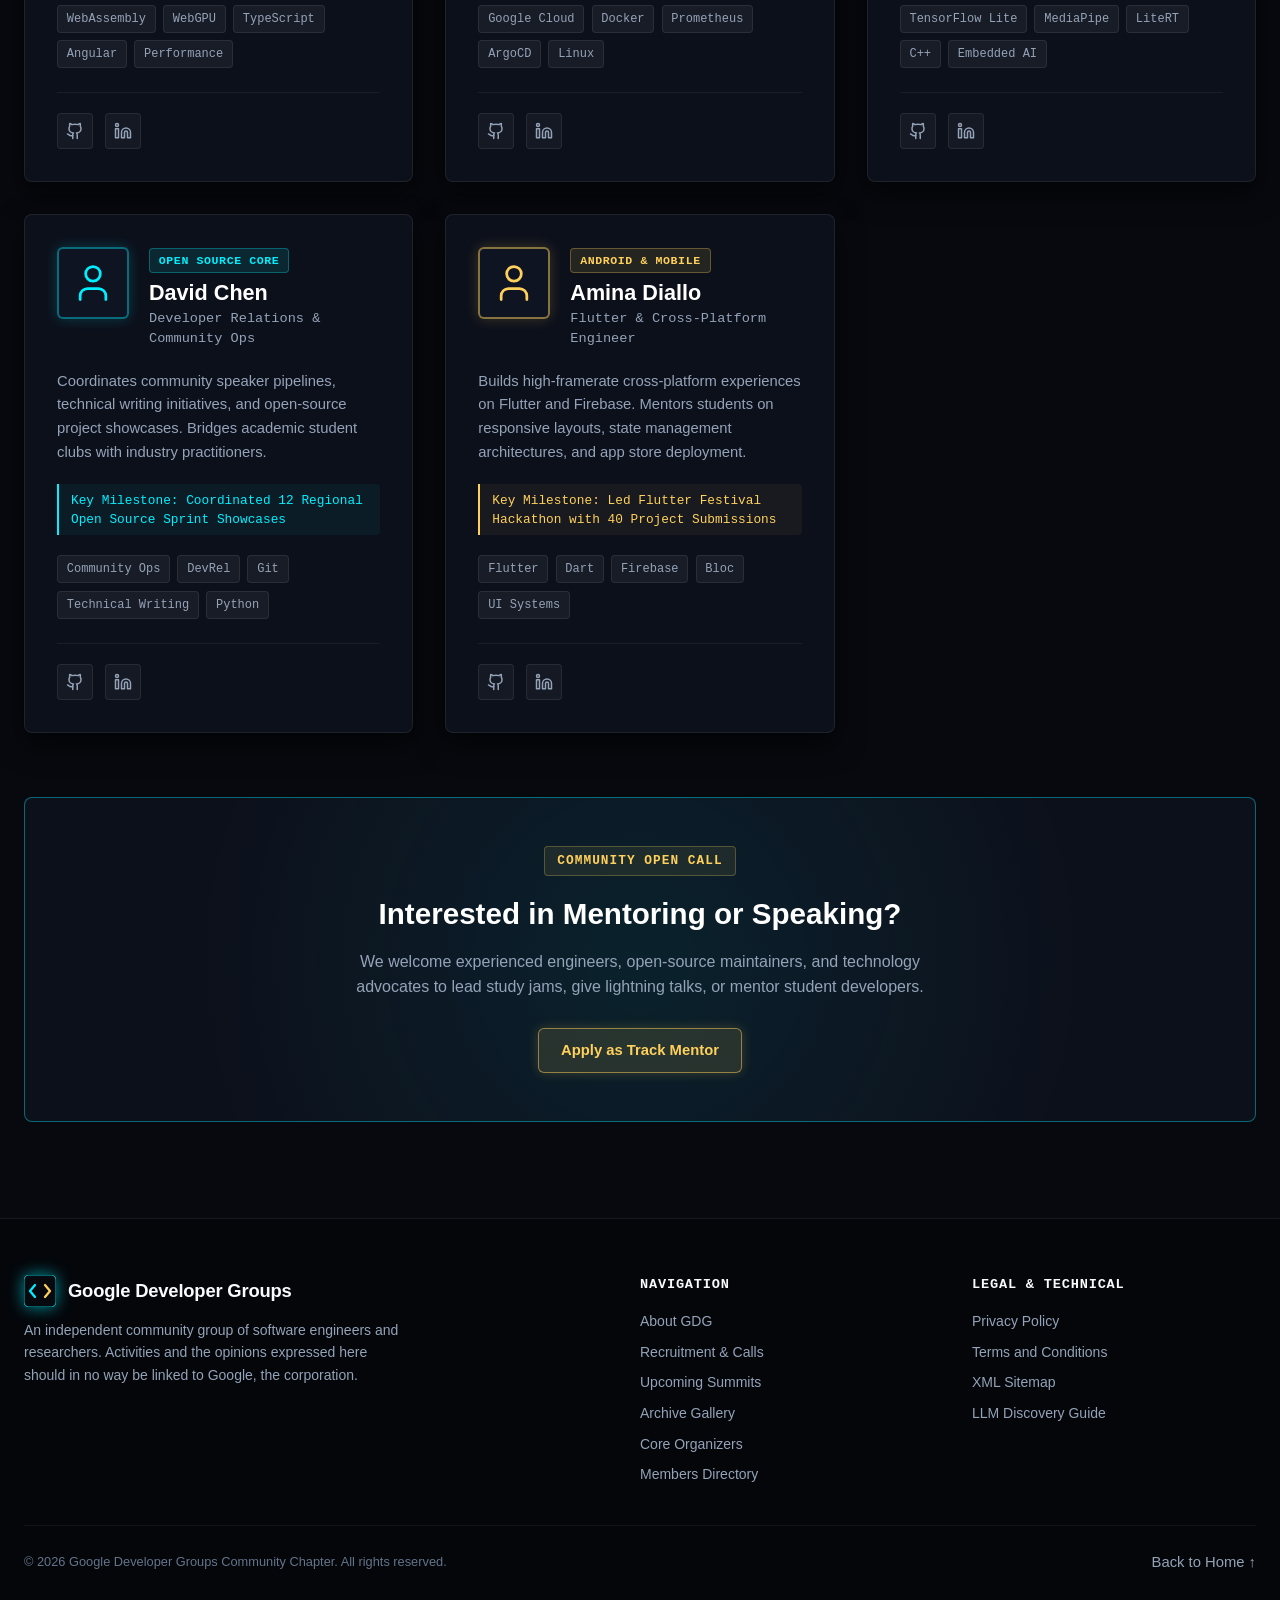
<file: members.html>
<!DOCTYPE html>
<html lang="en">
<head>
  <meta charset="UTF-8">
  <meta name="viewport" content="width=device-width, initial-scale=1.0">
  <title>Community Members Directory | Google Developer Groups Chapter</title>
  <meta name="description" content="Comprehensive directory of Google Developer Groups chapter core leads, technical domain mentors, speakers, and open-source contributors.">
  <link rel="canonical" href="https://gdg-community.dev/members.html">

  <!-- Technical Discovery & Favicons -->
  <link rel="icon" type="image/svg+xml" href="favicon.svg">
  <link rel="alternate icon" type="image/x-icon" href="favicon.ico">
  <meta name="theme-color" content="#07090e">

  <!-- Open Graph & Social Sharing -->
  <meta property="og:type" content="website">
  <meta property="og:site_name" content="Google Developer Groups Chapter">
  <meta property="og:url" content="https://gdg-community.dev/members.html">
  <meta property="og:title" content="Community Members Directory | Google Developer Groups Chapter">
  <meta property="og:description" content="Comprehensive directory of Google Developer Groups chapter core leads, technical domain mentors, speakers, and open-source contributors.">
  <meta property="og:image" content="https://gdg-community.dev/assets/gdg-hero-preview.jpg">

  <!-- Twitter Card -->
  <meta name="twitter:card" content="summary_large_image">
  <meta name="twitter:title" content="Community Members Directory | Google Developer Groups Chapter">
  <meta name="twitter:description" content="Comprehensive directory of Google Developer Groups chapter core leads, technical domain mentors, speakers, and open-source contributors.">
  <meta name="twitter:image" content="https://gdg-community.dev/assets/gdg-hero-preview.jpg">

  <!-- Schema.org JSON-LD Structured Data -->
  <script type="application/ld+json">
  {
    "@context": "https://schema.org",
    "@type": "CollectionPage",
    "name": "Google Developer Groups Chapter Members Directory",
    "description": "Comprehensive directory of Google Developer Groups chapter core leads, technical domain mentors, speakers, and open-source contributors.",
    "url": "https://gdg-community.dev/members.html",
    "publisher": {
      "@type": "Organization",
      "name": "Google Developer Groups Chapter",
      "url": "https://gdg-community.dev/"
    },
    "mainEntity": {
      "@type": "ItemList",
      "itemListElement": [
        {
          "@type": "Person",
          "name": "Alex Rivera",
          "jobTitle": "Chapter Lead & Principal Cloud Architect"
        },
        {
          "@type": "Person",
          "name": "Priya Sharma",
          "jobTitle": "Machine Learning Lead & Research Engineer"
        },
        {
          "@type": "Person",
          "name": "Marcus Vance",
          "jobTitle": "Mobile Systems Lead & Android GDE"
        },
        {
          "@type": "Person",
          "name": "Elena Rostova",
          "jobTitle": "Web Platform Lead & Frontend Architect"
        }
      ]
    }
  }
  </script>

  <link rel="stylesheet" href="src/styles/main.css">
</head>
<body>

  <!-- Sleek Semi-Transparent Header -->
  <header class="site-header">
    <div class="header-container">
      <a href="index.html" class="brand-logo" aria-label="Google Developer Groups Home">
        <svg class="brand-icon" viewBox="0 0 64 64" fill="none" xmlns="http://www.w3.org/2000/svg" aria-hidden="true">
          <rect width="64" height="64" rx="10" fill="#07090e" stroke="#00f0ff" stroke-width="2" />
          <path d="M22 20 L12 32 L22 44" stroke="#00f0ff" stroke-width="4.5" stroke-linecap="round" stroke-linejoin="round" />
          <path d="M42 20 L52 32 L42 44" stroke="#ffd15c" stroke-width="4.5" stroke-linecap="round" stroke-linejoin="round" />
          <circle cx="28" cy="32" r="3" fill="#ea4335" />
          <circle cx="36" cy="32" r="3" fill="#34a853" />
        </svg>
        <span class="brand-title">GDG <span class="accent-cyan">Community</span></span>
      </a>

      <nav class="main-nav" aria-label="Primary Navigation">
        <a href="index.html#about" class="nav-link">About</a>
        <a href="index.html#recruitment" class="nav-link">Recruitment</a>
        <a href="index.html#events" class="nav-link">Events</a>
        <a href="index.html#gallery" class="nav-link">Gallery</a>
        <a href="index.html#leads" class="nav-link">Leads</a>
        <a href="members.html" class="nav-link active">Members</a>
      </nav>

      <div class="header-actions">
        <a href="index.html#events" class="btn btn-cyan">Join Chapter</a>
      </div>
    </div>
  </header>

  <main class="main-wrapper" style="padding-top: 2rem; padding-bottom: 6rem;">
    <!-- Breadcrumb Navigation for depth > 1 -->
    <nav class="breadcrumb-bar" aria-label="Breadcrumb">
      <a href="index.html">Home</a>
      <span class="breadcrumb-separator">/</span>
      <span>Community Members</span>
    </nav>

    <!-- Page Header Block -->
    <div class="members-header-block">
      <div class="section-tag gold-tag">Leadership & Contributors</div>
      <h1 class="section-title" style="text-align: left; font-size: 2.75rem; margin-bottom: 1rem;">
        Community <span class="glow-cyan">Members</span> <span class="glow-gold">Directory</span>
      </h1>
      <p class="section-desc" style="text-align: left; margin: 0; max-width: 740px;">
        Meet the volunteer organizers, Google Developer Experts, track mentors, and technical speakers coordinating curriculum, code labs, and summits for our chapter.
      </p>
    </div>

    <!-- Authentic Community Metrics Grid -->
    <div class="members-stats-strip">
      <div class="stat-metric-card">
        <div class="stat-number">8</div>
        <div class="stat-label">Core Leads & Mentors</div>
      </div>
      <div class="stat-metric-card">
        <div class="stat-number gold-stat">4</div>
        <div class="stat-label">Specialized Tech Tracks</div>
      </div>
      <div class="stat-metric-card">
        <div class="stat-number">50+</div>
        <div class="stat-label">Hands-on Workshops Delivered</div>
      </div>
      <div class="stat-metric-card">
        <div class="stat-number gold-stat">100%</div>
        <div class="stat-label">Open Source Volunteer Driven</div>
      </div>
    </div>

    <!-- Search and Filter Toolbar -->
    <div class="members-toolbar">
      <div class="search-bar-wrapper">
        <svg class="search-icon" width="18" height="18" viewBox="0 0 24 24" fill="none" stroke="currentColor" stroke-width="2" stroke-linecap="round" stroke-linejoin="round" aria-hidden="true">
          <circle cx="11" cy="11" r="8" />
          <path d="m21 21-4.3-4.3" />
        </svg>
        <input type="text" id="member-search-input" class="search-input" placeholder="Search members by name, track, or skill..." aria-label="Search members by name, track, or skill">
      </div>

      <div class="filter-buttons-group" role="tablist" aria-label="Filter members by track">
        <button type="button" class="filter-btn active" data-filter="all">All Tracks</button>
        <button type="button" class="filter-btn" data-filter="cloud">Cloud Architecture</button>
        <button type="button" class="filter-btn" data-filter="ai">Machine Learning</button>
        <button type="button" class="filter-btn" data-filter="mobile">Android & Mobile</button>
        <button type="button" class="filter-btn" data-filter="web">Web & Wasm</button>
      </div>
    </div>

    <!-- Members Grid -->
    <div class="members-grid" id="members-cards-container">

      <!-- Member 1: Alex Rivera -->
      <article class="member-detail-card" data-track="cloud">
        <div class="member-card-header">
          <div class="member-avatar-box">
            <svg width="44" height="44" viewBox="0 0 24 24" fill="none" stroke="#00f0ff" stroke-width="1.5" stroke-linecap="round" stroke-linejoin="round" aria-label="Alex Rivera vector avatar">
              <path d="M19 21v-2a4 4 0 0 0-4-4H9a4 4 0 0 0-4 4v2" />
              <circle cx="12" cy="7" r="4" />
            </svg>
          </div>
          <div class="member-header-info">
            <span class="member-track-badge">Cloud Architecture</span>
            <h2 class="member-full-name">Alex Rivera</h2>
            <div class="member-role-title">Chapter Lead & Cloud Architect</div>
          </div>
        </div>
        <p class="member-bio-text">
          Focuses on scalable distributed microservices, multi-region Kubernetes deployments, and infrastructure resilience. Coordinates chapter strategy and Google I/O Extended viewing parties.
        </p>
        <div class="member-contribution-stat">
          Key Milestone: Delivered 14 Cloud Study Jams & Keynote at DevFest 2024
        </div>
        <div class="member-tags-container">
          <span class="tech-pill">Google Cloud</span>
          <span class="tech-pill">Kubernetes</span>
          <span class="tech-pill">Go</span>
          <span class="tech-pill">Terraform</span>
          <span class="tech-pill">Istio</span>
        </div>
        <div class="member-links-bar">
          <a href="https://github.com/gdg" class="member-social-link" aria-label="Alex Rivera GitHub profile" target="_blank" rel="noopener noreferrer">
            <svg width="18" height="18" viewBox="0 0 24 24" fill="none" stroke="currentColor" stroke-width="2" stroke-linecap="round" stroke-linejoin="round" aria-hidden="true">
              <path d="M15 22v-4a4.8 4.8 0 0 0-1-3.5c3 0 6-2 6-5.5.08-1.25-.27-2.48-1-3.5.28-1.15.28-2.35 0-3.5 0 0-1 0-3 1.5-2.64-.5-5.36-.5-8 0C6 2 5 2 5 2c-.3 1.15-.3 2.35 0 3.5A5.403 5.403 0 0 0 4 9c0 3.5 3 5.5 6 5.5-.39.49-.68 1.05-.85 1.65-.17.6-.22 1.23-.15 1.85v4" />
              <path d="M9 18c-4.51 2-5-2-7-2" />
            </svg>
          </a>
          <a href="https://linkedin.com" class="member-social-link" aria-label="Alex Rivera LinkedIn profile" target="_blank" rel="noopener noreferrer">
            <svg width="18" height="18" viewBox="0 0 24 24" fill="none" stroke="currentColor" stroke-width="2" stroke-linecap="round" stroke-linejoin="round" aria-hidden="true">
              <path d="M16 8a6 6 0 0 1 6 6v7h-4v-7a2 2 0 0 0-2-2 2 2 0 0 0-2 2v7h-4v-7a6 6 0 0 1 6-6z" />
              <rect width="4" height="12" x="2" y="9" />
              <circle cx="4" cy="4" r="2" />
            </svg>
          </a>
        </div>
      </article>

      <!-- Member 2: Priya Sharma -->
      <article class="member-detail-card" data-track="ai">
        <div class="member-card-header">
          <div class="member-avatar-box gold-avatar">
            <svg width="44" height="44" viewBox="0 0 24 24" fill="none" stroke="#ffd15c" stroke-width="1.5" stroke-linecap="round" stroke-linejoin="round" aria-label="Priya Sharma vector avatar">
              <path d="M19 21v-2a4 4 0 0 0-4-4H9a4 4 0 0 0-4 4v2" />
              <circle cx="12" cy="7" r="4" />
            </svg>
          </div>
          <div class="member-header-info">
            <span class="member-track-badge gold-badge">Machine Learning</span>
            <h2 class="member-full-name">Priya Sharma</h2>
            <div class="member-role-title">Machine Learning Lead & Research Engineer</div>
          </div>
        </div>
        <p class="member-bio-text">
          Directs the regional AI track, concentrating on multimodal Gemini API architectures, fine-tuning techniques, and responsible AI guardrails for enterprise systems.
        </p>
        <div class="member-contribution-stat gold-stat">
          Key Milestone: Mentored 350+ engineers in Generative AI Code Challenges
        </div>
        <div class="member-tags-container">
          <span class="tech-pill">Gemini API</span>
          <span class="tech-pill">TensorFlow</span>
          <span class="tech-pill">PyTorch</span>
          <span class="tech-pill">JAX</span>
          <span class="tech-pill">Python</span>
        </div>
        <div class="member-links-bar">
          <a href="https://github.com/gdg" class="member-social-link" aria-label="Priya Sharma GitHub profile" target="_blank" rel="noopener noreferrer">
            <svg width="18" height="18" viewBox="0 0 24 24" fill="none" stroke="currentColor" stroke-width="2" stroke-linecap="round" stroke-linejoin="round" aria-hidden="true">
              <path d="M15 22v-4a4.8 4.8 0 0 0-1-3.5c3 0 6-2 6-5.5.08-1.25-.27-2.48-1-3.5.28-1.15.28-2.35 0-3.5 0 0-1 0-3 1.5-2.64-.5-5.36-.5-8 0C6 2 5 2 5 2c-.3 1.15-.3 2.35 0 3.5A5.403 5.403 0 0 0 4 9c0 3.5 3 5.5 6 5.5-.39.49-.68 1.05-.85 1.65-.17.6-.22 1.23-.15 1.85v4" />
              <path d="M9 18c-4.51 2-5-2-7-2" />
            </svg>
          </a>
          <a href="https://linkedin.com" class="member-social-link" aria-label="Priya Sharma LinkedIn profile" target="_blank" rel="noopener noreferrer">
            <svg width="18" height="18" viewBox="0 0 24 24" fill="none" stroke="currentColor" stroke-width="2" stroke-linecap="round" stroke-linejoin="round" aria-hidden="true">
              <path d="M16 8a6 6 0 0 1 6 6v7h-4v-7a2 2 0 0 0-2-2 2 2 0 0 0-2 2v7h-4v-7a6 6 0 0 1 6-6z" />
              <rect width="4" height="12" x="2" y="9" />
              <circle cx="4" cy="4" r="2" />
            </svg>
          </a>
        </div>
      </article>

      <!-- Member 3: Marcus Vance -->
      <article class="member-detail-card" data-track="mobile">
        <div class="member-card-header">
          <div class="member-avatar-box">
            <svg width="44" height="44" viewBox="0 0 24 24" fill="none" stroke="#00f0ff" stroke-width="1.5" stroke-linecap="round" stroke-linejoin="round" aria-label="Marcus Vance vector avatar">
              <path d="M19 21v-2a4 4 0 0 0-4-4H9a4 4 0 0 0-4 4v2" />
              <circle cx="12" cy="7" r="4" />
            </svg>
          </div>
          <div class="member-header-info">
            <span class="member-track-badge">Android & Mobile</span>
            <h2 class="member-full-name">Marcus Vance</h2>
            <div class="member-role-title">Mobile Systems Lead & Android GDE</div>
          </div>
        </div>
        <p class="member-bio-text">
          Google Developer Expert for Android. Specializes in Jetpack Compose architectural patterns, custom layout rendering, and Kotlin Multiplatform core library design.
        </p>
        <div class="member-contribution-stat">
          Key Milestone: Authored 3 Open-Source Compose Libraries & GDE Speaker
        </div>
        <div class="member-tags-container">
          <span class="tech-pill">Android Jetpack</span>
          <span class="tech-pill">Kotlin</span>
          <span class="tech-pill">Compose</span>
          <span class="tech-pill">KMP</span>
          <span class="tech-pill">Coroutines</span>
        </div>
        <div class="member-links-bar">
          <a href="https://github.com/gdg" class="member-social-link" aria-label="Marcus Vance GitHub profile" target="_blank" rel="noopener noreferrer">
            <svg width="18" height="18" viewBox="0 0 24 24" fill="none" stroke="currentColor" stroke-width="2" stroke-linecap="round" stroke-linejoin="round" aria-hidden="true">
              <path d="M15 22v-4a4.8 4.8 0 0 0-1-3.5c3 0 6-2 6-5.5.08-1.25-.27-2.48-1-3.5.28-1.15.28-2.35 0-3.5 0 0-1 0-3 1.5-2.64-.5-5.36-.5-8 0C6 2 5 2 5 2c-.3 1.15-.3 2.35 0 3.5A5.403 5.403 0 0 0 4 9c0 3.5 3 5.5 6 5.5-.39.49-.68 1.05-.85 1.65-.17.6-.22 1.23-.15 1.85v4" />
              <path d="M9 18c-4.51 2-5-2-7-2" />
            </svg>
          </a>
          <a href="https://linkedin.com" class="member-social-link" aria-label="Marcus Vance LinkedIn profile" target="_blank" rel="noopener noreferrer">
            <svg width="18" height="18" viewBox="0 0 24 24" fill="none" stroke="currentColor" stroke-width="2" stroke-linecap="round" stroke-linejoin="round" aria-hidden="true">
              <path d="M16 8a6 6 0 0 1 6 6v7h-4v-7a2 2 0 0 0-2-2 2 2 0 0 0-2 2v7h-4v-7a6 6 0 0 1 6-6z" />
              <rect width="4" height="12" x="2" y="9" />
              <circle cx="4" cy="4" r="2" />
            </svg>
          </a>
        </div>
      </article>

      <!-- Member 4: Elena Rostova -->
      <article class="member-detail-card" data-track="web">
        <div class="member-card-header">
          <div class="member-avatar-box">
            <svg width="44" height="44" viewBox="0 0 24 24" fill="none" stroke="#00f0ff" stroke-width="1.5" stroke-linecap="round" stroke-linejoin="round" aria-label="Elena Rostova vector avatar">
              <path d="M19 21v-2a4 4 0 0 0-4-4H9a4 4 0 0 0-4 4v2" />
              <circle cx="12" cy="7" r="4" />
            </svg>
          </div>
          <div class="member-header-info">
            <span class="member-track-badge">Web & Wasm</span>
            <h2 class="member-full-name">Elena Rostova</h2>
            <div class="member-role-title">Web Platform Lead & Frontend Architect</div>
          </div>
        </div>
        <p class="member-bio-text">
          Focuses on high-performance browser computing, WebAssembly integration, WebGPU graphics pipelines, and standards-compliant progressive web applications.
        </p>
        <div class="member-contribution-stat">
          Key Milestone: Organizer of Regional Modern Web Code Lab Series
        </div>
        <div class="member-tags-container">
          <span class="tech-pill">WebAssembly</span>
          <span class="tech-pill">WebGPU</span>
          <span class="tech-pill">TypeScript</span>
          <span class="tech-pill">Angular</span>
          <span class="tech-pill">Performance</span>
        </div>
        <div class="member-links-bar">
          <a href="https://github.com/gdg" class="member-social-link" aria-label="Elena Rostova GitHub profile" target="_blank" rel="noopener noreferrer">
            <svg width="18" height="18" viewBox="0 0 24 24" fill="none" stroke="currentColor" stroke-width="2" stroke-linecap="round" stroke-linejoin="round" aria-hidden="true">
              <path d="M15 22v-4a4.8 4.8 0 0 0-1-3.5c3 0 6-2 6-5.5.08-1.25-.27-2.48-1-3.5.28-1.15.28-2.35 0-3.5 0 0-1 0-3 1.5-2.64-.5-5.36-.5-8 0C6 2 5 2 5 2c-.3 1.15-.3 2.35 0 3.5A5.403 5.403 0 0 0 4 9c0 3.5 3 5.5 6 5.5-.39.49-.68 1.05-.85 1.65-.17.6-.22 1.23-.15 1.85v4" />
              <path d="M9 18c-4.51 2-5-2-7-2" />
            </svg>
          </a>
          <a href="https://linkedin.com" class="member-social-link" aria-label="Elena Rostova LinkedIn profile" target="_blank" rel="noopener noreferrer">
            <svg width="18" height="18" viewBox="0 0 24 24" fill="none" stroke="currentColor" stroke-width="2" stroke-linecap="round" stroke-linejoin="round" aria-hidden="true">
              <path d="M16 8a6 6 0 0 1 6 6v7h-4v-7a2 2 0 0 0-2-2 2 2 0 0 0-2 2v7h-4v-7a6 6 0 0 1 6-6z" />
              <rect width="4" height="12" x="2" y="9" />
              <circle cx="4" cy="4" r="2" />
            </svg>
          </a>
        </div>
      </article>

      <!-- Member 5: Tariq Al-Mansoor -->
      <article class="member-detail-card" data-track="cloud">
        <div class="member-card-header">
          <div class="member-avatar-box gold-avatar">
            <svg width="44" height="44" viewBox="0 0 24 24" fill="none" stroke="#ffd15c" stroke-width="1.5" stroke-linecap="round" stroke-linejoin="round" aria-label="Tariq Al-Mansoor vector avatar">
              <path d="M19 21v-2a4 4 0 0 0-4-4H9a4 4 0 0 0-4 4v2" />
              <circle cx="12" cy="7" r="4" />
            </svg>
          </div>
          <div class="member-header-info">
            <span class="member-track-badge gold-badge">Cloud Architecture</span>
            <h2 class="member-full-name">Tariq Al-Mansoor</h2>
            <div class="member-role-title">DevOps & Site Reliability Mentor</div>
          </div>
        </div>
        <p class="member-bio-text">
          Leads practical infrastructure security and CI/CD automation bootcamps. Focuses on zero-trust cluster networking and automated deployment pipelines on GCP.
        </p>
        <div class="member-contribution-stat gold-stat">
          Key Milestone: Designed Hands-on Kubernetes Chaos Engineering Labs
        </div>
        <div class="member-tags-container">
          <span class="tech-pill">Google Cloud</span>
          <span class="tech-pill">Docker</span>
          <span class="tech-pill">Prometheus</span>
          <span class="tech-pill">ArgoCD</span>
          <span class="tech-pill">Linux</span>
        </div>
        <div class="member-links-bar">
          <a href="https://github.com/gdg" class="member-social-link" aria-label="Tariq Al-Mansoor GitHub profile" target="_blank" rel="noopener noreferrer">
            <svg width="18" height="18" viewBox="0 0 24 24" fill="none" stroke="currentColor" stroke-width="2" stroke-linecap="round" stroke-linejoin="round" aria-hidden="true">
              <path d="M15 22v-4a4.8 4.8 0 0 0-1-3.5c3 0 6-2 6-5.5.08-1.25-.27-2.48-1-3.5.28-1.15.28-2.35 0-3.5 0 0-1 0-3 1.5-2.64-.5-5.36-.5-8 0C6 2 5 2 5 2c-.3 1.15-.3 2.35 0 3.5A5.403 5.403 0 0 0 4 9c0 3.5 3 5.5 6 5.5-.39.49-.68 1.05-.85 1.65-.17.6-.22 1.23-.15 1.85v4" />
              <path d="M9 18c-4.51 2-5-2-7-2" />
            </svg>
          </a>
          <a href="https://linkedin.com" class="member-social-link" aria-label="Tariq Al-Mansoor LinkedIn profile" target="_blank" rel="noopener noreferrer">
            <svg width="18" height="18" viewBox="0 0 24 24" fill="none" stroke="currentColor" stroke-width="2" stroke-linecap="round" stroke-linejoin="round" aria-hidden="true">
              <path d="M16 8a6 6 0 0 1 6 6v7h-4v-7a2 2 0 0 0-2-2 2 2 0 0 0-2 2v7h-4v-7a6 6 0 0 1 6-6z" />
              <rect width="4" height="12" x="2" y="9" />
              <circle cx="4" cy="4" r="2" />
            </svg>
          </a>
        </div>
      </article>

      <!-- Member 6: Sophia Lin -->
      <article class="member-detail-card" data-track="ai">
        <div class="member-card-header">
          <div class="member-avatar-box">
            <svg width="44" height="44" viewBox="0 0 24 24" fill="none" stroke="#00f0ff" stroke-width="1.5" stroke-linecap="round" stroke-linejoin="round" aria-label="Sophia Lin vector avatar">
              <path d="M19 21v-2a4 4 0 0 0-4-4H9a4 4 0 0 0-4 4v2" />
              <circle cx="12" cy="7" r="4" />
            </svg>
          </div>
          <div class="member-header-info">
            <span class="member-track-badge">Machine Learning</span>
            <h2 class="member-full-name">Sophia Lin</h2>
            <div class="member-role-title">Edge AI & On-Device ML Specialist</div>
          </div>
        </div>
        <p class="member-bio-text">
          Researches quantized inference for mobile and embedded devices using TensorFlow Lite, LiteRT, and MediaPipe. Regularly leads developer circles on local model deployment.
        </p>
        <div class="member-contribution-stat">
          Key Milestone: Speaker on Edge Model Quantization at DevFest 2024
        </div>
        <div class="member-tags-container">
          <span class="tech-pill">TensorFlow Lite</span>
          <span class="tech-pill">MediaPipe</span>
          <span class="tech-pill">LiteRT</span>
          <span class="tech-pill">C++</span>
          <span class="tech-pill">Embedded AI</span>
        </div>
        <div class="member-links-bar">
          <a href="https://github.com/gdg" class="member-social-link" aria-label="Sophia Lin GitHub profile" target="_blank" rel="noopener noreferrer">
            <svg width="18" height="18" viewBox="0 0 24 24" fill="none" stroke="currentColor" stroke-width="2" stroke-linecap="round" stroke-linejoin="round" aria-hidden="true">
              <path d="M15 22v-4a4.8 4.8 0 0 0-1-3.5c3 0 6-2 6-5.5.08-1.25-.27-2.48-1-3.5.28-1.15.28-2.35 0-3.5 0 0-1 0-3 1.5-2.64-.5-5.36-.5-8 0C6 2 5 2 5 2c-.3 1.15-.3 2.35 0 3.5A5.403 5.403 0 0 0 4 9c0 3.5 3 5.5 6 5.5-.39.49-.68 1.05-.85 1.65-.17.6-.22 1.23-.15 1.85v4" />
              <path d="M9 18c-4.51 2-5-2-7-2" />
            </svg>
          </a>
          <a href="https://linkedin.com" class="member-social-link" aria-label="Sophia Lin LinkedIn profile" target="_blank" rel="noopener noreferrer">
            <svg width="18" height="18" viewBox="0 0 24 24" fill="none" stroke="currentColor" stroke-width="2" stroke-linecap="round" stroke-linejoin="round" aria-hidden="true">
              <path d="M16 8a6 6 0 0 1 6 6v7h-4v-7a2 2 0 0 0-2-2 2 2 0 0 0-2 2v7h-4v-7a6 6 0 0 1 6-6z" />
              <rect width="4" height="12" x="2" y="9" />
              <circle cx="4" cy="4" r="2" />
            </svg>
          </a>
        </div>
      </article>

      <!-- Member 7: David Chen -->
      <article class="member-detail-card" data-track="cloud">
        <div class="member-card-header">
          <div class="member-avatar-box">
            <svg width="44" height="44" viewBox="0 0 24 24" fill="none" stroke="#00f0ff" stroke-width="1.5" stroke-linecap="round" stroke-linejoin="round" aria-label="David Chen vector avatar">
              <path d="M19 21v-2a4 4 0 0 0-4-4H9a4 4 0 0 0-4 4v2" />
              <circle cx="12" cy="7" r="4" />
            </svg>
          </div>
          <div class="member-header-info">
            <span class="member-track-badge">Open Source Core</span>
            <h2 class="member-full-name">David Chen</h2>
            <div class="member-role-title">Developer Relations & Community Ops</div>
          </div>
        </div>
        <p class="member-bio-text">
          Coordinates community speaker pipelines, technical writing initiatives, and open-source project showcases. Bridges academic student clubs with industry practitioners.
        </p>
        <div class="member-contribution-stat">
          Key Milestone: Coordinated 12 Regional Open Source Sprint Showcases
        </div>
        <div class="member-tags-container">
          <span class="tech-pill">Community Ops</span>
          <span class="tech-pill">DevRel</span>
          <span class="tech-pill">Git</span>
          <span class="tech-pill">Technical Writing</span>
          <span class="tech-pill">Python</span>
        </div>
        <div class="member-links-bar">
          <a href="https://github.com/gdg" class="member-social-link" aria-label="David Chen GitHub profile" target="_blank" rel="noopener noreferrer">
            <svg width="18" height="18" viewBox="0 0 24 24" fill="none" stroke="currentColor" stroke-width="2" stroke-linecap="round" stroke-linejoin="round" aria-hidden="true">
              <path d="M15 22v-4a4.8 4.8 0 0 0-1-3.5c3 0 6-2 6-5.5.08-1.25-.27-2.48-1-3.5.28-1.15.28-2.35 0-3.5 0 0-1 0-3 1.5-2.64-.5-5.36-.5-8 0C6 2 5 2 5 2c-.3 1.15-.3 2.35 0 3.5A5.403 5.403 0 0 0 4 9c0 3.5 3 5.5 6 5.5-.39.49-.68 1.05-.85 1.65-.17.6-.22 1.23-.15 1.85v4" />
              <path d="M9 18c-4.51 2-5-2-7-2" />
            </svg>
          </a>
          <a href="https://linkedin.com" class="member-social-link" aria-label="David Chen LinkedIn profile" target="_blank" rel="noopener noreferrer">
            <svg width="18" height="18" viewBox="0 0 24 24" fill="none" stroke="currentColor" stroke-width="2" stroke-linecap="round" stroke-linejoin="round" aria-hidden="true">
              <path d="M16 8a6 6 0 0 1 6 6v7h-4v-7a2 2 0 0 0-2-2 2 2 0 0 0-2 2v7h-4v-7a6 6 0 0 1 6-6z" />
              <rect width="4" height="12" x="2" y="9" />
              <circle cx="4" cy="4" r="2" />
            </svg>
          </a>
        </div>
      </article>

      <!-- Member 8: Amina Diallo -->
      <article class="member-detail-card" data-track="mobile">
        <div class="member-card-header">
          <div class="member-avatar-box gold-avatar">
            <svg width="44" height="44" viewBox="0 0 24 24" fill="none" stroke="#ffd15c" stroke-width="1.5" stroke-linecap="round" stroke-linejoin="round" aria-label="Amina Diallo vector avatar">
              <path d="M19 21v-2a4 4 0 0 0-4-4H9a4 4 0 0 0-4 4v2" />
              <circle cx="12" cy="7" r="4" />
            </svg>
          </div>
          <div class="member-header-info">
            <span class="member-track-badge gold-badge">Android & Mobile</span>
            <h2 class="member-full-name">Amina Diallo</h2>
            <div class="member-role-title">Flutter & Cross-Platform Engineer</div>
          </div>
        </div>
        <p class="member-bio-text">
          Builds high-framerate cross-platform experiences on Flutter and Firebase. Mentors students on responsive layouts, state management architectures, and app store deployment.
        </p>
        <div class="member-contribution-stat gold-stat">
          Key Milestone: Led Flutter Festival Hackathon with 40 Project Submissions
        </div>
        <div class="member-tags-container">
          <span class="tech-pill">Flutter</span>
          <span class="tech-pill">Dart</span>
          <span class="tech-pill">Firebase</span>
          <span class="tech-pill">Bloc</span>
          <span class="tech-pill">UI Systems</span>
        </div>
        <div class="member-links-bar">
          <a href="https://github.com/gdg" class="member-social-link" aria-label="Amina Diallo GitHub profile" target="_blank" rel="noopener noreferrer">
            <svg width="18" height="18" viewBox="0 0 24 24" fill="none" stroke="currentColor" stroke-width="2" stroke-linecap="round" stroke-linejoin="round" aria-hidden="true">
              <path d="M15 22v-4a4.8 4.8 0 0 0-1-3.5c3 0 6-2 6-5.5.08-1.25-.27-2.48-1-3.5.28-1.15.28-2.35 0-3.5 0 0-1 0-3 1.5-2.64-.5-5.36-.5-8 0C6 2 5 2 5 2c-.3 1.15-.3 2.35 0 3.5A5.403 5.403 0 0 0 4 9c0 3.5 3 5.5 6 5.5-.39.49-.68 1.05-.85 1.65-.17.6-.22 1.23-.15 1.85v4" />
              <path d="M9 18c-4.51 2-5-2-7-2" />
            </svg>
          </a>
          <a href="https://linkedin.com" class="member-social-link" aria-label="Amina Diallo LinkedIn profile" target="_blank" rel="noopener noreferrer">
            <svg width="18" height="18" viewBox="0 0 24 24" fill="none" stroke="currentColor" stroke-width="2" stroke-linecap="round" stroke-linejoin="round" aria-hidden="true">
              <path d="M16 8a6 6 0 0 1 6 6v7h-4v-7a2 2 0 0 0-2-2 2 2 0 0 0-2 2v7h-4v-7a6 6 0 0 1 6-6z" />
              <rect width="4" height="12" x="2" y="9" />
              <circle cx="4" cy="4" r="2" />
            </svg>
          </a>
        </div>
      </article>

      <!-- Zero Results Message -->
      <div id="no-members-found" class="no-members-found" style="display: none;">
        <h3 style="color: #fff; font-size: 1.2rem; margin-bottom: 0.5rem;">No Matching Members Found</h3>
        <p>Try adjusting your search query or selecting a different technology track above.</p>
      </div>
    </div>

    <!-- Become a Mentor Callout Block -->
    <div style="background: radial-gradient(circle at 50% 50%, rgba(0, 240, 255, 0.08) 0%, transparent 70%), var(--bg-card); border: 1px solid var(--border-active); border-radius: var(--radius-lg); padding: 3rem 2rem; text-align: center;">
      <div class="section-tag gold-tag" style="margin-bottom: 1rem;">Community Open Call</div>
      <h2 style="font-size: 1.85rem; font-weight: 800; color: #fff; margin-bottom: 0.75rem;">Interested in Mentoring or Speaking?</h2>
      <p style="color: var(--text-muted); max-width: 600px; margin: 0 auto 1.75rem; font-size: 1rem; line-height: 1.6;">
        We welcome experienced engineers, open-source maintainers, and technology advocates to lead study jams, give lightning talks, or mentor student developers.
      </p>
      <a href="index.html#recruitment" class="btn btn-gold">Apply as Track Mentor</a>
    </div>
  </main>

  <!-- Clean Obsidian Footer -->
  <footer class="site-footer">
    <div class="footer-inner">
      <div>
        <div class="brand-logo">
          <svg class="brand-icon" viewBox="0 0 64 64" fill="none" xmlns="http://www.w3.org/2000/svg" aria-hidden="true">
            <rect width="64" height="64" rx="10" fill="#07090e" stroke="#00f0ff" stroke-width="1.5" />
            <path d="M22 20 L12 32 L22 44" stroke="#00f0ff" stroke-width="4.5" stroke-linecap="round" stroke-linejoin="round" />
            <path d="M42 20 L52 32 L42 44" stroke="#ffd15c" stroke-width="4.5" stroke-linecap="round" stroke-linejoin="round" />
          </svg>
          <span class="brand-title">Google Developer Groups</span>
        </div>
        <p class="footer-brand-desc">
          An independent community group of software engineers and researchers. Activities and the opinions expressed here should in no way be linked to Google, the corporation.
        </p>
      </div>

      <div>
        <div class="footer-col-title">Navigation</div>
        <ul class="footer-links-list">
          <li><a href="index.html#about">About GDG</a></li>
          <li><a href="index.html#recruitment">Recruitment & Calls</a></li>
          <li><a href="index.html#events">Upcoming Summits</a></li>
          <li><a href="index.html#gallery">Archive Gallery</a></li>
          <li><a href="index.html#leads">Core Organizers</a></li>
          <li><a href="members.html">Members Directory</a></li>
        </ul>
      </div>

      <div>
        <div class="footer-col-title">Legal & Technical</div>
        <ul class="footer-links-list">
          <li><a href="privacy.html">Privacy Policy</a></li>
          <li><a href="terms.html">Terms and Conditions</a></li>
          <li><a href="sitemap.xml">XML Sitemap</a></li>
          <li><a href="llms.txt">LLM Discovery Guide</a></li>
        </ul>
      </div>
    </div>

    <div class="footer-bottom-bar">
      <div class="footer-disclaimer">
        &copy; 2026 Google Developer Groups Community Chapter. All rights reserved.
      </div>
      <div>
        <a href="index.html" class="nav-link">Back to Home &uarr;</a>
      </div>
    </div>
  </footer>

  <script src="src/pages/members.js"></script>
</body>
</html>
</file>
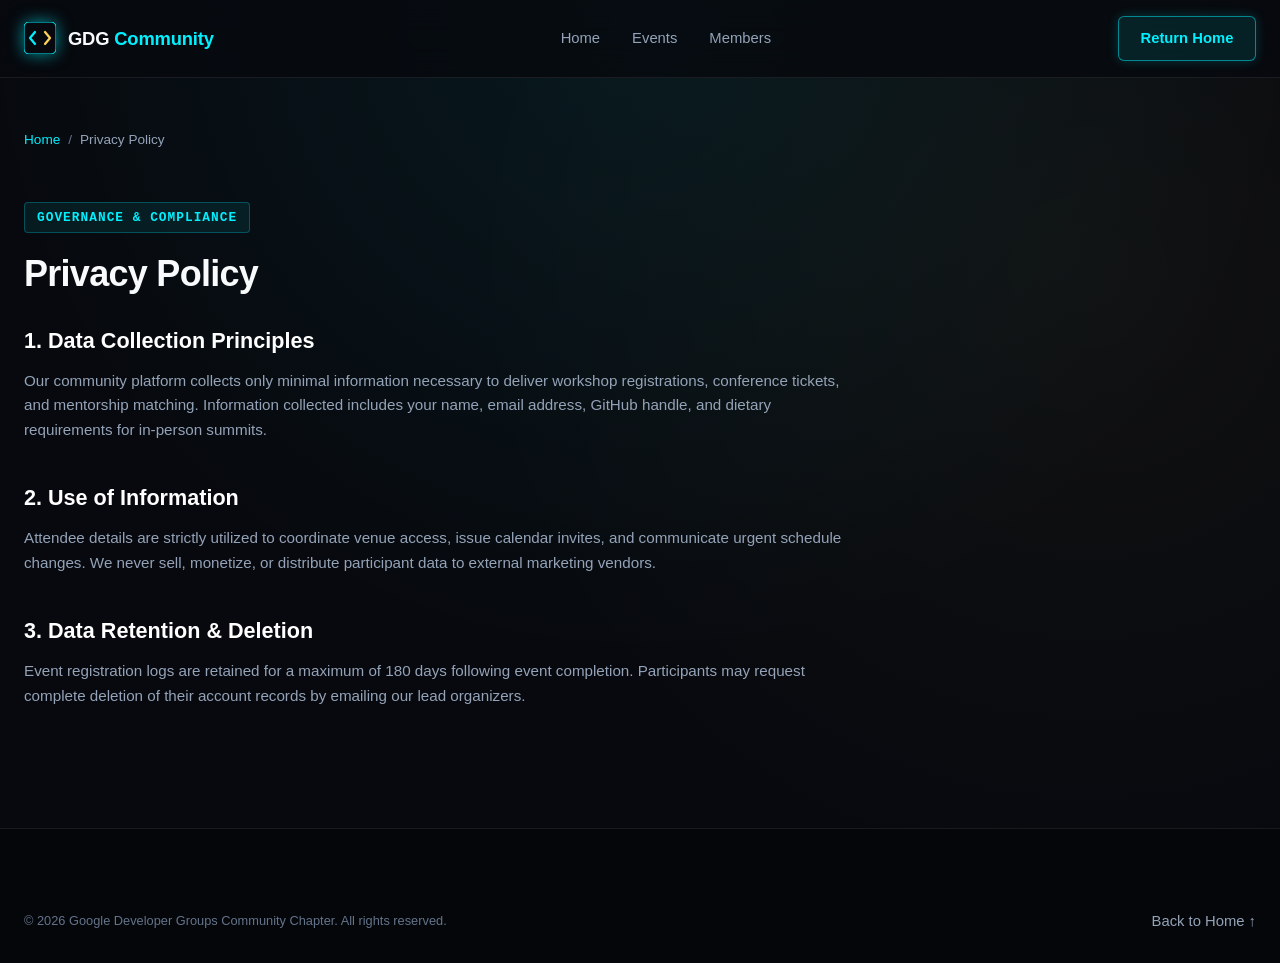
<file: privacy.html>
<!DOCTYPE html>
<html lang="en">
<head>
  <meta charset="UTF-8">
  <meta name="viewport" content="width=device-width, initial-scale=1.0">
  <title>Privacy Policy | Google Developer Groups Chapter</title>
  <meta name="description" content="Privacy Policy and data governance practices for the Google Developer Groups community chapter.">
  <link rel="canonical" href="https://gdg-community.dev/privacy.html">

  <link rel="icon" type="image/svg+xml" href="favicon.svg">
  <link rel="alternate icon" type="image/x-icon" href="favicon.ico">
  <meta name="theme-color" content="#07090e">

  <meta property="og:type" content="website">
  <meta property="og:site_name" content="Google Developer Groups Chapter">
  <meta property="og:url" content="https://gdg-community.dev/privacy.html">
  <meta property="og:title" content="Privacy Policy | Google Developer Groups Chapter">
  <meta property="og:description" content="Privacy Policy and data governance practices for the Google Developer Groups community chapter.">
  <meta property="og:image" content="https://gdg-community.dev/assets/gdg-hero-preview.jpg">

  <meta name="twitter:card" content="summary_large_image">
  <meta name="twitter:title" content="Privacy Policy | Google Developer Groups Chapter">
  <meta name="twitter:description" content="Privacy Policy and data governance practices for the Google Developer Groups community chapter.">
  <meta name="twitter:image" content="https://gdg-community.dev/assets/gdg-hero-preview.jpg">

  <script type="application/ld+json">
  {
    "@context": "https://schema.org",
    "@type": "WebPage",
    "name": "Privacy Policy",
    "url": "https://gdg-community.dev/privacy.html",
    "description": "Privacy Policy and data governance practices for the Google Developer Groups community chapter.",
    "publisher": {
      "@type": "Organization",
      "name": "Google Developer Groups Chapter",
      "url": "https://gdg-community.dev/"
    }
  }
  </script>

  <link rel="stylesheet" href="src/styles/main.css">
</head>
<body>
  <header class="site-header">
    <div class="header-container">
      <a href="index.html" class="brand-logo" aria-label="Google Developer Groups Home">
        <svg class="brand-icon" viewBox="0 0 64 64" fill="none" xmlns="http://www.w3.org/2000/svg" aria-hidden="true">
          <rect width="64" height="64" rx="10" fill="#07090e" stroke="#00f0ff" stroke-width="2" />
          <path d="M22 20 L12 32 L22 44" stroke="#00f0ff" stroke-width="4.5" stroke-linecap="round" stroke-linejoin="round" />
          <path d="M42 20 L52 32 L42 44" stroke="#ffd15c" stroke-width="4.5" stroke-linecap="round" stroke-linejoin="round" />
        </svg>
        <span class="brand-title">GDG <span class="accent-cyan">Community</span></span>
      </a>
      <nav class="main-nav">
        <a href="index.html" class="nav-link">Home</a>
        <a href="index.html#events" class="nav-link">Events</a>
        <a href="members.html" class="nav-link">Members</a>
      </nav>
      <div class="header-actions">
        <a href="index.html" class="btn btn-cyan">Return Home</a>
      </div>
    </div>
  </header>

  <main class="main-wrapper" style="padding-top: 2rem; padding-bottom: 5rem;">
    <!-- Breadcrumb Navigation for depth > 1 -->
    <nav class="breadcrumb-bar" aria-label="Breadcrumb">
      <a href="index.html">Home</a>
      <span class="breadcrumb-separator">/</span>
      <span>Privacy Policy</span>
    </nav>

    <article style="max-width: 820px; margin-top: 2rem;">
      <div class="section-tag">Governance & Compliance</div>
      <h1 class="section-title" style="text-align: left; margin-bottom: 1.5rem;">Privacy Policy</h1>

      <section style="margin-bottom: 2.5rem;">
        <h2 style="font-size: 1.35rem; color: #fff; margin-bottom: 0.75rem;">1. Data Collection Principles</h2>
        <p class="card-text">
          Our community platform collects only minimal information necessary to deliver workshop registrations, conference tickets, and mentorship matching. Information collected includes your name, email address, GitHub handle, and dietary requirements for in-person summits.
        </p>
      </section>

      <section style="margin-bottom: 2.5rem;">
        <h2 style="font-size: 1.35rem; color: #fff; margin-bottom: 0.75rem;">2. Use of Information</h2>
        <p class="card-text">
          Attendee details are strictly utilized to coordinate venue access, issue calendar invites, and communicate urgent schedule changes. We never sell, monetize, or distribute participant data to external marketing vendors.
        </p>
      </section>

      <section style="margin-bottom: 2.5rem;">
        <h2 style="font-size: 1.35rem; color: #fff; margin-bottom: 0.75rem;">3. Data Retention & Deletion</h2>
        <p class="card-text">
          Event registration logs are retained for a maximum of 180 days following event completion. Participants may request complete deletion of their account records by emailing our lead organizers.
        </p>
      </section>
    </article>
  </main>

  <footer class="site-footer">
    <div class="footer-bottom-bar">
      <div class="footer-disclaimer">
        &copy; 2026 Google Developer Groups Community Chapter. All rights reserved.
      </div>
      <div>
        <a href="index.html" class="nav-link">Back to Home &uarr;</a>
      </div>
    </div>
  </footer>
</body>
</html>
</file>
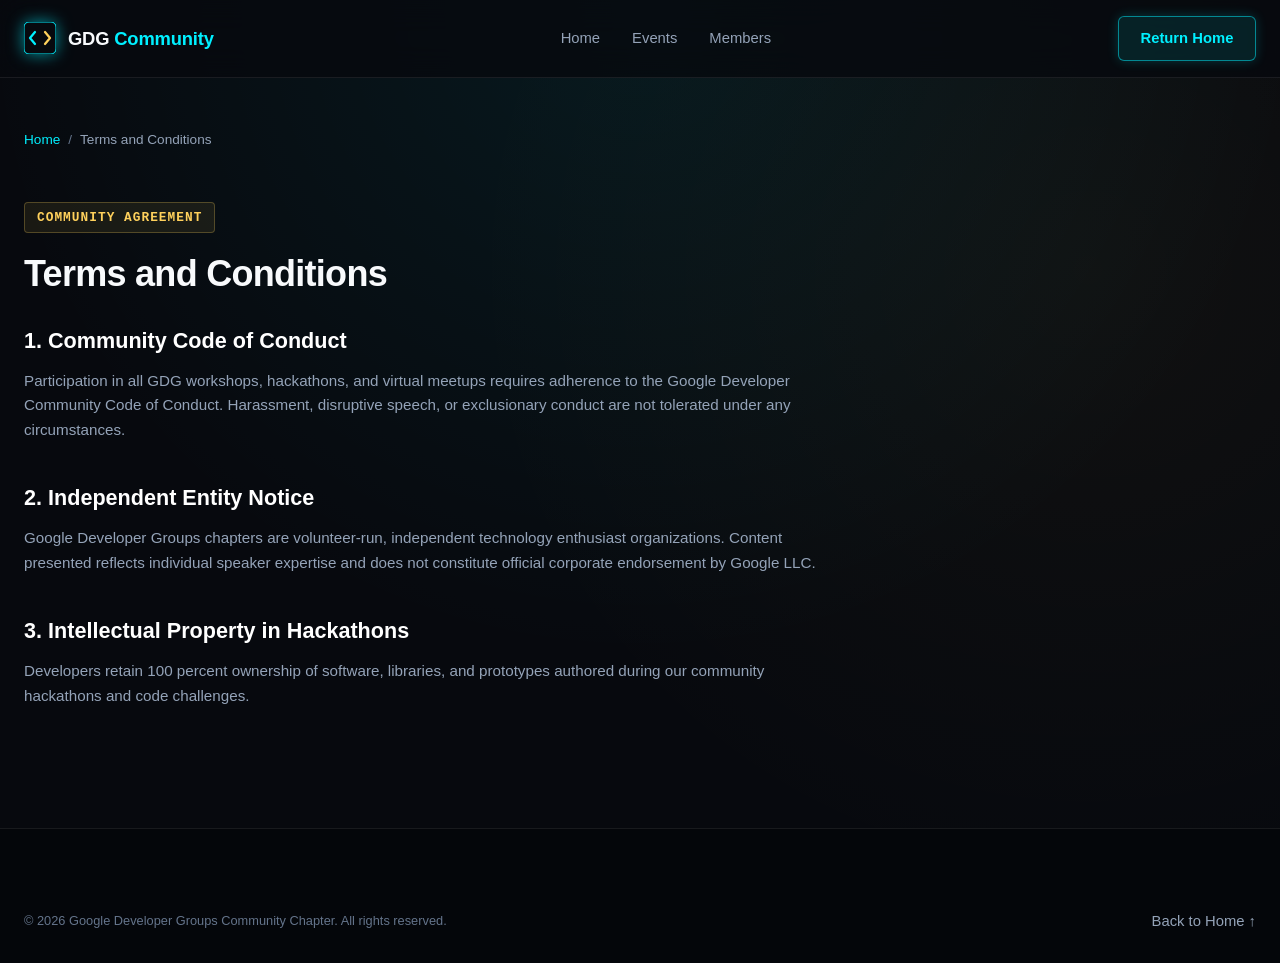
<file: terms.html>
<!DOCTYPE html>
<html lang="en">
<head>
  <meta charset="UTF-8">
  <meta name="viewport" content="width=device-width, initial-scale=1.0">
  <title>Terms and Conditions | Google Developer Groups Chapter</title>
  <meta name="description" content="Terms of Participation, Code of Conduct, and conditions of attendance for Google Developer Groups community programs.">
  <link rel="canonical" href="https://gdg-community.dev/terms.html">

  <link rel="icon" type="image/svg+xml" href="favicon.svg">
  <link rel="alternate icon" type="image/x-icon" href="favicon.ico">
  <meta name="theme-color" content="#07090e">

  <meta property="og:type" content="website">
  <meta property="og:site_name" content="Google Developer Groups Chapter">
  <meta property="og:url" content="https://gdg-community.dev/terms.html">
  <meta property="og:title" content="Terms and Conditions | Google Developer Groups Chapter">
  <meta property="og:description" content="Terms of Participation, Code of Conduct, and conditions of attendance for Google Developer Groups community programs.">
  <meta property="og:image" content="https://gdg-community.dev/assets/gdg-hero-preview.jpg">

  <meta name="twitter:card" content="summary_large_image">
  <meta name="twitter:title" content="Terms and Conditions | Google Developer Groups Chapter">
  <meta name="twitter:description" content="Terms of Participation, Code of Conduct, and conditions of attendance for Google Developer Groups community programs.">
  <meta name="twitter:image" content="https://gdg-community.dev/assets/gdg-hero-preview.jpg">

  <script type="application/ld+json">
  {
    "@context": "https://schema.org",
    "@type": "WebPage",
    "name": "Terms and Conditions",
    "url": "https://gdg-community.dev/terms.html",
    "description": "Terms of Participation, Code of Conduct, and conditions of attendance for Google Developer Groups community programs.",
    "publisher": {
      "@type": "Organization",
      "name": "Google Developer Groups Chapter",
      "url": "https://gdg-community.dev/"
    }
  }
  </script>

  <link rel="stylesheet" href="src/styles/main.css">
</head>
<body>
  <header class="site-header">
    <div class="header-container">
      <a href="index.html" class="brand-logo" aria-label="Google Developer Groups Home">
        <svg class="brand-icon" viewBox="0 0 64 64" fill="none" xmlns="http://www.w3.org/2000/svg" aria-hidden="true">
          <rect width="64" height="64" rx="10" fill="#07090e" stroke="#00f0ff" stroke-width="2" />
          <path d="M22 20 L12 32 L22 44" stroke="#00f0ff" stroke-width="4.5" stroke-linecap="round" stroke-linejoin="round" />
          <path d="M42 20 L52 32 L42 44" stroke="#ffd15c" stroke-width="4.5" stroke-linecap="round" stroke-linejoin="round" />
        </svg>
        <span class="brand-title">GDG <span class="accent-cyan">Community</span></span>
      </a>
      <nav class="main-nav">
        <a href="index.html" class="nav-link">Home</a>
        <a href="index.html#events" class="nav-link">Events</a>
        <a href="members.html" class="nav-link">Members</a>
      </nav>
      <div class="header-actions">
        <a href="index.html" class="btn btn-cyan">Return Home</a>
      </div>
    </div>
  </header>

  <main class="main-wrapper" style="padding-top: 2rem; padding-bottom: 5rem;">
    <!-- Breadcrumb Navigation for depth > 1 -->
    <nav class="breadcrumb-bar" aria-label="Breadcrumb">
      <a href="index.html">Home</a>
      <span class="breadcrumb-separator">/</span>
      <span>Terms and Conditions</span>
    </nav>

    <article style="max-width: 820px; margin-top: 2rem;">
      <div class="section-tag gold-tag">Community Agreement</div>
      <h1 class="section-title" style="text-align: left; margin-bottom: 1.5rem;">Terms and Conditions</h1>

      <section style="margin-bottom: 2.5rem;">
        <h2 style="font-size: 1.35rem; color: #fff; margin-bottom: 0.75rem;">1. Community Code of Conduct</h2>
        <p class="card-text">
          Participation in all GDG workshops, hackathons, and virtual meetups requires adherence to the Google Developer Community Code of Conduct. Harassment, disruptive speech, or exclusionary conduct are not tolerated under any circumstances.
        </p>
      </section>

      <section style="margin-bottom: 2.5rem;">
        <h2 style="font-size: 1.35rem; color: #fff; margin-bottom: 0.75rem;">2. Independent Entity Notice</h2>
        <p class="card-text">
          Google Developer Groups chapters are volunteer-run, independent technology enthusiast organizations. Content presented reflects individual speaker expertise and does not constitute official corporate endorsement by Google LLC.
        </p>
      </section>

      <section style="margin-bottom: 2.5rem;">
        <h2 style="font-size: 1.35rem; color: #fff; margin-bottom: 0.75rem;">3. Intellectual Property in Hackathons</h2>
        <p class="card-text">
          Developers retain 100 percent ownership of software, libraries, and prototypes authored during our community hackathons and code challenges.
        </p>
      </section>
    </article>
  </main>

  <footer class="site-footer">
    <div class="footer-bottom-bar">
      <div class="footer-disclaimer">
        &copy; 2026 Google Developer Groups Community Chapter. All rights reserved.
      </div>
      <div>
        <a href="index.html" class="nav-link">Back to Home &uarr;</a>
      </div>
    </div>
  </footer>
</body>
</html>
</file>
<file: src/styles/main.css>
/* ==========================================================================
   Google Developer Groups (GDG) - Obsidian Neon Design System
   Enforcing PROJECT_RULES.md: Zero AI-Slop, Strict Typography & Colors
   ========================================================================== */

:root {
  /* Color Tokens: Deep Space Obsidian + Electric Cyan & Warm Gold */
  --bg-primary: #07090e;
  --bg-secondary: #0b0f19;
  --bg-card: rgba(13, 18, 30, 0.85);
  --bg-elevated: #121826;
  --border-subtle: rgba(255, 255, 255, 0.08);
  --border-active: rgba(0, 240, 255, 0.4);
  --border-gold: rgba(255, 209, 92, 0.4);

  /* Neon Glow Tokens */
  --neon-cyan: #00f0ff;
  --neon-cyan-glow: 0 0 15px rgba(0, 240, 255, 0.5), 0 0 30px rgba(0, 240, 255, 0.2);
  --neon-gold: #ffd15c;
  --neon-gold-glow: 0 0 15px rgba(255, 209, 92, 0.5), 0 0 30px rgba(255, 184, 0, 0.2);

  /* Typography */
  --text-main: #f8fafc;
  --text-muted: #94a3b8;
  --text-dim: #64748b;
  --font-sans: -apple-system, BlinkMacSystemFont, "Segoe UI", Roboto, "Helvetica Neue", Arial, sans-serif;
  --font-mono: ui-monospace, SFMono-Regular, "SF Mono", Menlo, Consolas, monospace;

  /* Structural Radii (Strictly 4px to 8px, No Pill Shapes) */
  --radius-sm: 4px;
  --radius-md: 6px;
  --radius-lg: 8px;

  /* Transitions (Strictly Under 200ms) */
  --transition-fast: 160ms cubic-bezier(0.16, 1, 0.3, 1);
  --transition-snappy: 190ms ease-out;
}

/* Reset & Native Scroll */
*, *::before, *::after {
  box-sizing: border-box;
  margin: 0;
  padding: 0;
}

html {
  scroll-behavior: smooth;
  scroll-padding-top: 90px;
  background-color: var(--bg-primary);
  color: var(--text-main);
  font-family: var(--font-sans);
  line-height: 1.5;
  -webkit-font-smoothing: antialiased;
}

section[id], article[id], div[id] {
  scroll-margin-top: 90px;
}

body {
  min-height: 100vh;
  overflow-x: hidden;
  background: radial-gradient(circle at 50% 0%, rgba(0, 240, 255, 0.07) 0%, transparent 60%),
              radial-gradient(circle at 85% 30%, rgba(255, 209, 92, 0.04) 0%, transparent 50%),
              var(--bg-primary);
  background-attachment: fixed;
}

a {
  color: inherit;
  text-decoration: none;
}

/* Header & Navigation */
.site-header {
  position: sticky;
  top: 0;
  z-index: 100;
  backdrop-filter: blur(16px);
  -webkit-backdrop-filter: blur(16px);
  background: rgba(7, 9, 14, 0.8);
  border-bottom: 1px solid var(--border-subtle);
  transition: border-color var(--transition-fast);
}

.header-container {
  max-width: 1280px;
  margin: 0 auto;
  padding: 1rem 1.5rem;
  display: flex;
  align-items: center;
  justify-content: space-between;
}

.brand-logo {
  display: flex;
  align-items: center;
  gap: 0.75rem;
  font-weight: 700;
  font-size: 1.15rem;
  letter-spacing: -0.01em;
}

.brand-icon {
  width: 32px;
  height: 32px;
  filter: drop-shadow(0 0 8px rgba(0, 240, 255, 0.6));
}

.brand-title {
  color: var(--text-main);
}

.brand-title .accent-cyan {
  color: var(--neon-cyan);
}

.main-nav {
  display: flex;
  align-items: center;
  gap: 2rem;
}

.nav-link {
  font-size: 0.925rem;
  font-weight: 500;
  color: var(--text-muted);
  position: relative;
  padding: 0.35rem 0;
  transition: color var(--transition-fast);
}

.nav-link:hover,
.nav-link.active {
  color: var(--neon-cyan);
}

.nav-link::after {
  content: '';
  position: absolute;
  bottom: 0;
  left: 0;
  width: 0;
  height: 2px;
  background: var(--neon-cyan);
  box-shadow: 0 0 8px var(--neon-cyan);
  transition: width var(--transition-fast);
}

.nav-link:hover::after,
.nav-link.active::after {
  width: 100%;
}

.header-actions {
  display: flex;
  align-items: center;
  gap: 1rem;
}

/* Structured CTA Buttons (No Pill Shapes) */
.btn {
  display: inline-flex;
  align-items: center;
  justify-content: center;
  gap: 0.5rem;
  font-size: 0.925rem;
  font-weight: 600;
  padding: 0.65rem 1.35rem;
  border-radius: var(--radius-md);
  cursor: pointer;
  border: 1px solid transparent;
  position: relative;
  overflow: hidden;
  transition: transform var(--transition-fast), box-shadow var(--transition-fast), border-color var(--transition-fast), background-color var(--transition-fast);
}

.btn:active {
  transform: scale(0.98);
}

.btn-cyan {
  background: rgba(0, 240, 255, 0.1);
  color: var(--neon-cyan);
  border-color: rgba(0, 240, 255, 0.5);
  box-shadow: 0 0 12px rgba(0, 240, 255, 0.2);
}

.btn-cyan:hover {
  background: rgba(0, 240, 255, 0.2);
  border-color: var(--neon-cyan);
  box-shadow: var(--neon-cyan-glow);
  transform: translateY(-1px);
}

.btn-gold {
  background: rgba(255, 209, 92, 0.12);
  color: var(--neon-gold);
  border-color: rgba(255, 209, 92, 0.5);
  box-shadow: 0 0 12px rgba(255, 209, 92, 0.2);
}

.btn-gold:hover {
  background: rgba(255, 209, 92, 0.22);
  border-color: var(--neon-gold);
  box-shadow: var(--neon-gold-glow);
  transform: translateY(-1px);
}

.btn-secondary {
  background: rgba(255, 255, 255, 0.04);
  color: var(--text-main);
  border-color: var(--border-subtle);
}

.btn-secondary:hover {
  background: rgba(255, 255, 255, 0.08);
  border-color: rgba(255, 255, 255, 0.2);
  color: #fff;
}

/* Ripple Click Feedback */
.btn .ripple {
  position: absolute;
  border-radius: 50%;
  background: rgba(255, 255, 255, 0.3);
  transform: scale(0);
  animation: ripple-effect 400ms linear;
  pointer-events: none;
}

@keyframes ripple-effect {
  to {
    transform: scale(4);
    opacity: 0;
  }
}

/* Layout Containers & Sections */
.main-wrapper {
  max-width: 1280px;
  margin: 0 auto;
  padding: 0 1.5rem;
}

.section-block {
  padding: 5rem 0;
  position: relative;
}

.section-header {
  text-align: center;
  margin-bottom: 3.5rem;
}

.section-tag {
  display: inline-flex;
  align-items: center;
  gap: 0.4rem;
  font-family: var(--font-mono);
  font-size: 0.8rem;
  font-weight: 600;
  text-transform: uppercase;
  letter-spacing: 0.08em;
  color: var(--neon-cyan);
  background: rgba(0, 240, 255, 0.08);
  border: 1px solid rgba(0, 240, 255, 0.25);
  padding: 0.3rem 0.75rem;
  border-radius: var(--radius-sm);
  margin-bottom: 0.85rem;
}

.section-tag.gold-tag {
  color: var(--neon-gold);
  background: rgba(255, 209, 92, 0.08);
  border-color: rgba(255, 209, 92, 0.25);
}

.section-title {
  font-size: 2.25rem;
  font-weight: 800;
  letter-spacing: -0.02em;
  color: var(--text-main);
  margin-bottom: 0.75rem;
}

.section-desc {
  font-size: 1.05rem;
  color: var(--text-muted);
  max-width: 640px;
  margin: 0 auto;
}

/* ==========================================================================
   Hero Section: Holographic 3D Grid & Extruded Typography
   ========================================================================== */
.hero-section {
  position: relative;
  min-height: 85vh;
  display: flex;
  align-items: center;
  justify-content: center;
  padding: 4rem 0 6rem;
  overflow: hidden;
}

.hero-canvas-bg {
  position: absolute;
  top: 0;
  left: 0;
  width: 100%;
  height: 100%;
  z-index: 1;
  pointer-events: none;
}

.hero-content {
  position: relative;
  z-index: 2;
  text-align: center;
  max-width: 900px;
  margin: 0 auto;
}

.hero-h1 {
  font-size: 3.85rem;
  font-weight: 900;
  line-height: 1.1;
  letter-spacing: -0.03em;
  color: #ffffff;
  text-shadow: 0 0 20px rgba(0, 240, 255, 0.35),
               0 4px 10px rgba(0, 0, 0, 0.8);
  margin-bottom: 1.25rem;
}

.hero-h1 .glow-cyan {
  color: var(--neon-cyan);
  text-shadow: var(--neon-cyan-glow);
}

.hero-h1 .glow-gold {
  color: var(--neon-gold);
  text-shadow: var(--neon-gold-glow);
}

.hero-subheading {
  font-size: 1.5rem;
  font-weight: 500;
  color: #cbd5e1;
  margin-bottom: 1.5rem;
  letter-spacing: 0.05em;
  text-transform: uppercase;
  font-family: var(--font-mono);
}

.hero-subheading span {
  color: var(--neon-cyan);
}

.hero-lead-text {
  font-size: 1.15rem;
  color: var(--text-muted);
  max-width: 680px;
  margin: 0 auto 2.5rem;
  line-height: 1.6;
}

.hero-cta-group {
  display: flex;
  align-items: center;
  justify-content: center;
  gap: 1.25rem;
  flex-wrap: wrap;
}

/* ==========================================================================
   Notices & Recruitment: 3D Perspective Floating Cards
   ========================================================================== */
.cards-grid {
  display: grid;
  grid-template-columns: repeat(auto-fit, minmax(320px, 1fr));
  gap: 2rem;
  perspective: 1000px;
}

.floating-3d-card {
  background: var(--bg-card);
  border: 1px solid var(--border-subtle);
  border-radius: var(--radius-lg);
  padding: 2.25rem;
  position: relative;
  overflow: hidden;
  box-shadow: 0 10px 30px -10px rgba(0, 0, 0, 0.7);
  transition: transform var(--transition-snappy), border-color var(--transition-fast), box-shadow var(--transition-fast);
  transform-style: preserve-3d;
}

.floating-3d-card.card-cyan {
  transform: rotateY(-3deg) rotateX(2deg);
}

.floating-3d-card.card-gold {
  transform: rotateY(3deg) rotateX(2deg);
}

.floating-3d-card:hover {
  transform: translateY(-4px) rotateY(0deg) rotateX(0deg);
  border-color: var(--border-active);
  box-shadow: 0 16px 36px -8px rgba(0, 240, 255, 0.25);
}

.floating-3d-card.card-gold:hover {
  border-color: var(--border-gold);
  box-shadow: 0 16px 36px -8px rgba(255, 209, 92, 0.25);
}

.card-shimmer {
  position: absolute;
  top: -50%;
  left: -50%;
  width: 200%;
  height: 200%;
  background: linear-gradient(
    45deg,
    transparent 45%,
    rgba(255, 255, 255, 0.03) 50%,
    transparent 55%
  );
  transform: rotate(30deg);
  pointer-events: none;
  animation: card-shimmer-pass 8s infinite linear;
}

@keyframes card-shimmer-pass {
  0% { transform: translateY(-30%) rotate(30deg); }
  100% { transform: translateY(30%) rotate(30deg); }
}

.card-icon-wrapper {
  width: 56px;
  height: 56px;
  border-radius: var(--radius-md);
  display: flex;
  align-items: center;
  justify-content: center;
  margin-bottom: 1.5rem;
}

.card-cyan .card-icon-wrapper {
  background: rgba(0, 240, 255, 0.1);
  border: 1px solid rgba(0, 240, 255, 0.3);
  box-shadow: 0 0 16px rgba(0, 240, 255, 0.2);
  color: var(--neon-cyan);
}

.card-gold .card-icon-wrapper {
  background: rgba(255, 209, 92, 0.1);
  border: 1px solid rgba(255, 209, 92, 0.3);
  box-shadow: 0 0 16px rgba(255, 209, 92, 0.2);
  color: var(--neon-gold);
}

.card-badge {
  font-family: var(--font-mono);
  font-size: 0.75rem;
  font-weight: 700;
  text-transform: uppercase;
  letter-spacing: 0.05em;
  margin-bottom: 0.5rem;
  display: block;
}

.card-cyan .card-badge { color: var(--neon-cyan); }
.card-gold .card-badge { color: var(--neon-gold); }

.card-heading {
  font-size: 1.35rem;
  font-weight: 700;
  color: var(--text-main);
  margin-bottom: 0.75rem;
}

.card-text {
  font-size: 0.95rem;
  color: var(--text-muted);
  line-height: 1.6;
  margin-bottom: 1.5rem;
}

/* ==========================================================================
   Upcoming Meets: 3D Holographic Globe & Event Info Panel
   ========================================================================== */
.globe-section-layout {
  display: grid;
  grid-template-columns: 1.1fr 0.9fr;
  gap: 3rem;
  align-items: center;
}

.globe-viewport-container {
  position: relative;
  width: 100%;
  height: 500px;
  border-radius: var(--radius-lg);
  background: radial-gradient(circle at center, rgba(0, 240, 255, 0.05) 0%, transparent 70%);
  display: flex;
  align-items: center;
  justify-content: center;
}

#globe-canvas {
  width: 100%;
  height: 100%;
  display: block;
}

.globe-pedestal-ring {
  position: absolute;
  bottom: 25px;
  width: 340px;
  height: 48px;
  border-radius: 50%;
  border: 2px solid var(--neon-cyan);
  box-shadow: var(--neon-cyan-glow), inset 0 0 20px rgba(0, 240, 255, 0.3);
  opacity: 0.7;
  pointer-events: none;
}

.event-info-panel {
  background: var(--bg-card);
  border: 1px solid var(--border-active);
  border-radius: var(--radius-lg);
  padding: 2.25rem;
  box-shadow: 0 12px 32px rgba(0, 0, 0, 0.6), 0 0 20px rgba(0, 240, 255, 0.15);
  position: relative;
}

.event-status-pill {
  display: inline-flex;
  align-items: center;
  gap: 0.5rem;
  font-size: 0.75rem;
  font-family: var(--font-mono);
  font-weight: 700;
  color: var(--neon-cyan);
  background: rgba(0, 240, 255, 0.1);
  padding: 0.25rem 0.65rem;
  border-radius: var(--radius-sm);
  margin-bottom: 1.25rem;
}

.pulse-indicator {
  width: 8px;
  height: 8px;
  border-radius: 50%;
  background: var(--neon-cyan);
  box-shadow: 0 0 8px var(--neon-cyan);
  animation: pulse-dot 1.5s infinite;
}

@keyframes pulse-dot {
  0% { transform: scale(0.9); opacity: 0.8; }
  50% { transform: scale(1.3); opacity: 1; }
  100% { transform: scale(0.9); opacity: 0.8; }
}

.event-details-grid {
  display: grid;
  grid-template-columns: 1fr;
  gap: 1rem;
  margin: 1.5rem 0 2rem;
}

.detail-item {
  display: flex;
  align-items: flex-start;
  gap: 0.85rem;
}

.detail-icon {
  color: var(--neon-gold);
  margin-top: 0.2rem;
  flex-shrink: 0;
}

.detail-label {
  font-size: 0.8rem;
  color: var(--text-dim);
  text-transform: uppercase;
  letter-spacing: 0.05em;
  margin-bottom: 0.15rem;
}

.detail-value {
  font-size: 0.975rem;
  font-weight: 600;
  color: var(--text-main);
}

/* ==========================================================================
   GDG Memories: 3D Curved Photo Carousel
   ========================================================================== */
.carousel-outer {
  position: relative;
  perspective: 1100px;
  perspective-origin: 50% 50%;
  padding: 2.5rem 0 1.5rem;
}

.carousel-stage {
  display: flex;
  align-items: center;
  justify-content: center;
  position: relative;
  height: 380px;
  transform-style: preserve-3d;
}

.carousel-slide {
  position: absolute;
  width: 440px;
  height: 280px;
  border-radius: var(--radius-md);
  overflow: hidden;
  border: 1px solid var(--border-subtle);
  background: #0d121c;
  box-shadow: 0 16px 36px rgba(0, 0, 0, 0.8);
  transition: transform 380ms cubic-bezier(0.22, 1, 0.36, 1),
              opacity 380ms cubic-bezier(0.22, 1, 0.36, 1),
              filter 380ms cubic-bezier(0.22, 1, 0.36, 1),
              border-color 200ms ease,
              box-shadow 200ms ease;
  user-select: none;
  cursor: pointer;
  will-change: transform, opacity, filter;
}

.carousel-slide.no-transition {
  transition: none !important;
  opacity: 0 !important;
}

.carousel-slide img,
.carousel-slide svg {
  width: 100%;
  height: 100%;
  object-fit: cover;
  display: block;
}

.carousel-slide .slide-overlay {
  position: absolute;
  bottom: 0;
  left: 0;
  right: 0;
  background: linear-gradient(to top, rgba(7, 9, 14, 0.95), transparent);
  padding: 1.25rem;
}

.slide-caption-title {
  font-size: 1.05rem;
  font-weight: 700;
  color: #fff;
}

.slide-caption-sub {
  font-size: 0.85rem;
  color: var(--neon-cyan);
}

/* 3D Depth states */
.carousel-slide[data-pos="0"] {
  transform: translate3d(0, 0, 120px) rotateY(0deg) scale(1);
  opacity: 1;
  z-index: 10;
  border-color: var(--border-active);
  box-shadow: 0 20px 50px rgba(0, 240, 255, 0.28), 0 0 24px rgba(0, 240, 255, 0.16);
  filter: blur(0px);
  pointer-events: auto;
  cursor: default;
}

.carousel-slide[data-pos="-1"] {
  transform: translate3d(-260px, 0, -20px) rotateY(20deg) scale(0.9);
  opacity: 0.75;
  z-index: 6;
  border-color: var(--border-subtle);
  box-shadow: 0 12px 30px rgba(0, 0, 0, 0.75);
  filter: blur(1px);
  pointer-events: auto;
  cursor: pointer;
}

.carousel-slide[data-pos="1"] {
  transform: translate3d(260px, 0, -20px) rotateY(-20deg) scale(0.9);
  opacity: 0.75;
  z-index: 6;
  border-color: var(--border-subtle);
  box-shadow: 0 12px 30px rgba(0, 0, 0, 0.75);
  filter: blur(1px);
  pointer-events: auto;
  cursor: pointer;
}

.carousel-slide[data-pos="-2"] {
  transform: translate3d(-460px, 0, -140px) rotateY(32deg) scale(0.78);
  opacity: 0.2;
  z-index: 3;
  border-color: transparent;
  filter: blur(2.5px);
  pointer-events: none;
}

.carousel-slide[data-pos="2"] {
  transform: translate3d(460px, 0, -140px) rotateY(-32deg) scale(0.78);
  opacity: 0.2;
  z-index: 3;
  border-color: transparent;
  filter: blur(2.5px);
  pointer-events: none;
}

.carousel-slide[data-pos="hidden-left"],
.carousel-slide[data-pos="hidden-right"] {
  transform: translate3d(0, 0, -240px) scale(0.65);
  opacity: 0;
  z-index: 1;
  filter: blur(4px);
  pointer-events: none;
}

.carousel-controls {
  display: flex;
  align-items: center;
  justify-content: center;
  gap: 1.5rem;
  margin-top: 1.75rem;
  position: relative;
  z-index: 50;
  pointer-events: auto;
}

.carousel-dots {
  display: flex;
  align-items: center;
  gap: 0.65rem;
}

.carousel-dot {
  width: 14px;
  height: 8px;
  border-radius: var(--radius-sm);
  background: rgba(255, 255, 255, 0.18);
  border: 1px solid var(--border-subtle);
  cursor: pointer;
  padding: 0;
  transition: width 220ms ease, background-color 200ms ease, border-color 200ms ease, box-shadow 200ms ease;
}

.carousel-dot:hover {
  background: rgba(0, 240, 255, 0.4);
  border-color: var(--neon-cyan);
}

.carousel-dot.active {
  width: 30px;
  background: var(--neon-cyan);
  border-color: var(--neon-cyan);
  box-shadow: 0 0 12px var(--neon-cyan);
}

.carousel-nav-btn {
  width: 44px;
  height: 44px;
  border-radius: var(--radius-md);
  background: rgba(13, 18, 30, 0.9);
  border: 1px solid var(--border-subtle);
  color: var(--text-main);
  display: flex;
  align-items: center;
  justify-content: center;
  cursor: pointer;
  position: relative;
  z-index: 51;
  pointer-events: auto;
  transition: all var(--transition-fast);
}

.carousel-nav-btn:hover {
  border-color: var(--neon-cyan);
  color: var(--neon-cyan);
  box-shadow: 0 0 12px rgba(0, 240, 255, 0.4);
  transform: translateY(-2px);
}

/* ==========================================================================
   Timeline of Excellence: Twisting 3D Metallic Ribbon & Nodes
   ========================================================================== */
.timeline-canvas-container {
  position: relative;
  padding: 3rem 0;
}

.timeline-ribbon-svg {
  position: absolute;
  top: 50%;
  left: 0;
  width: 100%;
  height: 120px;
  transform: translateY(-50%);
  pointer-events: none;
  z-index: 1;
}

.timeline-nodes-grid {
  position: relative;
  z-index: 2;
  display: grid;
  grid-template-columns: repeat(3, 1fr);
  gap: 2rem;
}

.timeline-node-card {
  background: var(--bg-card);
  border: 1px solid var(--border-subtle);
  border-radius: var(--radius-lg);
  padding: 2rem 1.75rem;
  position: relative;
  box-shadow: 0 12px 28px rgba(0, 0, 0, 0.7);
  transition: transform var(--transition-snappy), border-color var(--transition-fast);
}

.timeline-node-card:hover {
  transform: translateY(-6px);
  border-color: var(--border-gold);
  box-shadow: 0 16px 36px rgba(255, 209, 92, 0.2);
}

.timeline-year-node {
  display: inline-flex;
  align-items: center;
  justify-content: center;
  font-family: var(--font-mono);
  font-size: 1.15rem;
  font-weight: 800;
  padding: 0.4rem 1.1rem;
  border-radius: var(--radius-sm);
  background: #111827;
  border: 2px solid var(--neon-gold);
  color: var(--neon-gold);
  box-shadow: var(--neon-gold-glow);
  margin-bottom: 1.25rem;
}

.timeline-node-card:nth-child(2) .timeline-year-node {
  border-color: var(--neon-cyan);
  color: var(--neon-cyan);
  box-shadow: var(--neon-cyan-glow);
}

/* ==========================================================================
   Meet Our Core Leads: 3D Pedestals & Interactive Cards
   ========================================================================== */
.leads-grid {
  display: grid;
  grid-template-columns: repeat(auto-fit, minmax(280px, 1fr));
  gap: 2.5rem;
}

.lead-pedestal-card {
  text-align: center;
  perspective: 1000px;
}

.lead-platform-visual {
  position: relative;
  width: 190px;
  height: 220px;
  margin: 0 auto 1.5rem;
  display: flex;
  align-items: center;
  justify-content: center;
}

.lead-avatar-render {
  width: 140px;
  height: 140px;
  border-radius: var(--radius-md);
  border: 2px solid rgba(0, 240, 255, 0.4);
  box-shadow: 0 0 20px rgba(0, 240, 255, 0.25);
  background: #0e1422;
  position: relative;
  z-index: 2;
  display: flex;
  align-items: center;
  justify-content: center;
  transition: transform var(--transition-fast);
}

.lead-pedestal-card:hover .lead-avatar-render {
  transform: translateY(-4px) scale(1.03);
}

.lead-hex-platform {
  position: absolute;
  bottom: 10px;
  width: 160px;
  height: 28px;
  border-radius: 50%;
  border: 2px solid var(--neon-gold);
  box-shadow: var(--neon-gold-glow);
  background: radial-gradient(circle, rgba(255, 209, 92, 0.25) 0%, transparent 70%);
  z-index: 1;
}

.lead-info-plate {
  background: var(--bg-card);
  border: 1px solid var(--border-subtle);
  border-radius: var(--radius-md);
  padding: 1.5rem;
  transition: border-color var(--transition-fast), box-shadow var(--transition-fast);
}

.lead-pedestal-card:hover .lead-info-plate {
  border-color: var(--border-active);
  box-shadow: 0 8px 24px rgba(0, 240, 255, 0.15);
}

.lead-name {
  font-size: 1.25rem;
  font-weight: 700;
  color: #fff;
  margin-bottom: 0.25rem;
}

.lead-role {
  font-size: 0.85rem;
  font-family: var(--font-mono);
  color: var(--neon-cyan);
  margin-bottom: 0.75rem;
}

.lead-tags {
  display: flex;
  justify-content: center;
  flex-wrap: wrap;
  gap: 0.4rem;
}

.lead-tag-item {
  font-size: 0.75rem;
  padding: 0.2rem 0.55rem;
  border-radius: var(--radius-sm);
  background: rgba(255, 255, 255, 0.05);
  color: var(--text-muted);
}

/* ==========================================================================
   Final CTA Section: 3D Rocket Launch & Neon Exhaust Plume
   ========================================================================== */
.rocket-cta-section {
  text-align: center;
  padding: 6rem 1.5rem;
  background: radial-gradient(circle at 50% 60%, rgba(0, 240, 255, 0.08) 0%, transparent 65%),
              var(--bg-secondary);
  border-top: 1px solid var(--border-subtle);
  position: relative;
  overflow: hidden;
}

.rocket-launch-viewport {
  position: relative;
  width: 220px;
  height: 240px;
  margin: 0 auto 2rem;
  display: flex;
  flex-direction: column;
  align-items: center;
  justify-content: center;
}

.rocket-svg-asset {
  width: 90px;
  height: 130px;
  filter: drop-shadow(0 0 15px rgba(0, 240, 255, 0.4));
  animation: rocket-hover 2.4s ease-in-out infinite;
  transition: transform var(--transition-fast);
}

@keyframes rocket-hover {
  0%, 100% { transform: translateY(0); }
  50% { transform: translateY(-8px); }
}

.rocket-exhaust-plume {
  width: 44px;
  height: 80px;
  background: linear-gradient(to bottom, #ffffff, var(--neon-cyan), transparent);
  border-radius: 50% 50% 20% 20%;
  filter: blur(4px);
  box-shadow: 0 0 25px var(--neon-cyan), 0 0 45px rgba(0, 240, 255, 0.6);
  animation: plume-pulse 0.8s infinite alternate;
}

@keyframes plume-pulse {
  from { height: 70px; opacity: 0.85; }
  to { height: 95px; opacity: 1; }
}

/* ==========================================================================
   Footer
   ========================================================================== */
.site-footer {
  background: #04060a;
  border-top: 1px solid var(--border-subtle);
  padding: 3.5rem 1.5rem 2rem;
  font-size: 0.875rem;
  color: var(--text-dim);
}

.footer-inner {
  max-width: 1280px;
  margin: 0 auto;
  display: grid;
  grid-template-columns: 2fr 1fr 1fr;
  gap: 3rem;
  padding-bottom: 2.5rem;
  border-bottom: 1px solid rgba(255, 255, 255, 0.05);
}

.footer-brand-desc {
  color: var(--text-muted);
  max-width: 380px;
  margin-top: 0.75rem;
  line-height: 1.6;
}

.footer-col-title {
  font-size: 0.85rem;
  font-family: var(--font-mono);
  font-weight: 700;
  text-transform: uppercase;
  color: var(--text-main);
  letter-spacing: 0.06em;
  margin-bottom: 1rem;
}

.footer-links-list {
  list-style: none;
  display: flex;
  flex-direction: column;
  gap: 0.6rem;
}

.footer-links-list a {
  color: var(--text-muted);
  transition: color var(--transition-fast);
}

.footer-links-list a:hover {
  color: var(--neon-cyan);
}

.footer-bottom-bar {
  max-width: 1280px;
  margin: 1.5rem auto 0;
  display: flex;
  align-items: center;
  justify-content: space-between;
  flex-wrap: wrap;
  gap: 1rem;
}

.footer-disclaimer {
  font-size: 0.8rem;
  color: var(--text-dim);
}

/* Breadcrumbs for secondary pages */
.breadcrumb-bar {
  padding: 1.25rem 0;
  font-size: 0.85rem;
  color: var(--text-muted);
  display: flex;
  align-items: center;
  gap: 0.5rem;
}

.breadcrumb-bar a {
  color: var(--neon-cyan);
  transition: color var(--transition-fast);
}

.breadcrumb-separator {
  color: var(--text-dim);
}

/* Responsive adjustments */
@media (max-width: 900px) {
  .hero-h1 { font-size: 2.75rem; }
  .globe-section-layout { grid-template-columns: 1fr; }
  .globe-viewport-container { height: 380px; }
  .timeline-nodes-grid { grid-template-columns: 1fr; }
  .timeline-ribbon-svg { display: none; }
  .footer-inner { grid-template-columns: 1fr; gap: 2rem; }
}

@media (max-width: 640px) {
  .header-container { flex-direction: column; gap: 1rem; }
  .main-nav { gap: 1rem; flex-wrap: wrap; justify-content: center; }
  .hero-h1 { font-size: 2.2rem; }
  .hero-subheading { font-size: 1.1rem; }
  .carousel-stage { height: 320px; }
  .carousel-slide { width: 300px; height: 210px; }
}

/* ==========================================================================
   Community Members Directory Styles
   ========================================================================== */
.members-header-block {
  text-align: left;
  margin-bottom: 2.5rem;
}

.members-stats-strip {
  display: grid;
  grid-template-columns: repeat(auto-fit, minmax(200px, 1fr));
  gap: 1.5rem;
  margin-bottom: 3rem;
}

.stat-metric-card {
  background: var(--bg-card);
  border: 1px solid var(--border-subtle);
  border-radius: var(--radius-md);
  padding: 1.5rem;
  position: relative;
  overflow: hidden;
  transition: transform var(--transition-fast), border-color var(--transition-fast);
}

.stat-metric-card:hover {
  transform: translateY(-2px);
  border-color: var(--border-active);
}

.stat-number {
  font-family: var(--font-mono);
  font-size: 2.25rem;
  font-weight: 800;
  color: var(--neon-cyan);
  line-height: 1;
  margin-bottom: 0.35rem;
}

.stat-number.gold-stat {
  color: var(--neon-gold);
}

.stat-label {
  font-size: 0.85rem;
  color: var(--text-muted);
  text-transform: uppercase;
  letter-spacing: 0.05em;
}

/* Members Toolbar (Search & Filter) */
.members-toolbar {
  display: flex;
  align-items: center;
  justify-content: space-between;
  flex-wrap: wrap;
  gap: 1.25rem;
  margin-bottom: 2.5rem;
  padding: 1.25rem;
  background: var(--bg-card);
  border: 1px solid var(--border-subtle);
  border-radius: var(--radius-lg);
}

.search-bar-wrapper {
  position: relative;
  flex: 1;
  min-width: 260px;
}

.search-icon {
  position: absolute;
  left: 1rem;
  top: 50%;
  transform: translateY(-50%);
  color: var(--text-dim);
  pointer-events: none;
}

.search-input {
  width: 100%;
  padding: 0.65rem 1rem 0.65rem 2.65rem;
  background: rgba(7, 9, 14, 0.85);
  border: 1px solid var(--border-subtle);
  border-radius: var(--radius-md);
  color: var(--text-main);
  font-family: var(--font-sans);
  font-size: 0.925rem;
  transition: border-color var(--transition-fast), box-shadow var(--transition-fast);
}

.search-input:focus {
  outline: none;
  border-color: var(--neon-cyan);
  box-shadow: 0 0 10px rgba(0, 240, 255, 0.25);
}

.filter-buttons-group {
  display: flex;
  align-items: center;
  gap: 0.5rem;
  flex-wrap: wrap;
}

.filter-btn {
  font-size: 0.825rem;
  font-family: var(--font-mono);
  font-weight: 600;
  padding: 0.5rem 0.9rem;
  border-radius: var(--radius-sm);
  background: rgba(255, 255, 255, 0.04);
  color: var(--text-muted);
  border: 1px solid var(--border-subtle);
  cursor: pointer;
  transition: all var(--transition-fast);
}

.filter-btn:hover {
  background: rgba(255, 255, 255, 0.08);
  color: #fff;
  border-color: rgba(255, 255, 255, 0.2);
}

.filter-btn.active {
  background: rgba(0, 240, 255, 0.12);
  color: var(--neon-cyan);
  border-color: var(--neon-cyan);
  box-shadow: 0 0 10px rgba(0, 240, 255, 0.25);
}

/* Members Grid */
.members-grid {
  display: grid;
  grid-template-columns: repeat(auto-fill, minmax(360px, 1fr));
  gap: 2rem;
  margin-bottom: 4rem;
}

.member-detail-card {
  background: var(--bg-card);
  border: 1px solid var(--border-subtle);
  border-radius: var(--radius-lg);
  padding: 2rem;
  position: relative;
  display: flex;
  flex-direction: column;
  box-shadow: 0 12px 28px rgba(0, 0, 0, 0.6);
  transition: transform var(--transition-fast), border-color var(--transition-fast), box-shadow var(--transition-fast);
}

.member-detail-card:hover {
  transform: translateY(-4px);
  border-color: var(--border-active);
  box-shadow: 0 16px 36px rgba(0, 240, 255, 0.2);
}

.member-card-header {
  display: flex;
  align-items: flex-start;
  gap: 1.25rem;
  margin-bottom: 1.25rem;
}

.member-avatar-box {
  width: 72px;
  height: 72px;
  border-radius: var(--radius-md);
  border: 2px solid rgba(0, 240, 255, 0.4);
  background: #0e1422;
  display: flex;
  align-items: center;
  justify-content: center;
  flex-shrink: 0;
  box-shadow: 0 0 14px rgba(0, 240, 255, 0.2);
}

.member-avatar-box.gold-avatar {
  border-color: rgba(255, 209, 92, 0.5);
  box-shadow: 0 0 14px rgba(255, 209, 92, 0.2);
}

.member-header-info {
  flex: 1;
}

.member-track-badge {
  display: inline-block;
  font-family: var(--font-mono);
  font-size: 0.725rem;
  font-weight: 700;
  text-transform: uppercase;
  letter-spacing: 0.05em;
  padding: 0.2rem 0.55rem;
  border-radius: var(--radius-sm);
  background: rgba(0, 240, 255, 0.1);
  color: var(--neon-cyan);
  border: 1px solid rgba(0, 240, 255, 0.3);
  margin-bottom: 0.4rem;
}

.member-track-badge.gold-badge {
  background: rgba(255, 209, 92, 0.1);
  color: var(--neon-gold);
  border-color: rgba(255, 209, 92, 0.3);
}

.member-full-name {
  font-size: 1.35rem;
  font-weight: 800;
  color: #fff;
  line-height: 1.2;
  margin-bottom: 0.2rem;
}

.member-role-title {
  font-size: 0.85rem;
  font-family: var(--font-mono);
  color: var(--text-muted);
}

.member-bio-text {
  font-size: 0.925rem;
  color: var(--text-muted);
  line-height: 1.6;
  margin-bottom: 1.25rem;
}

.member-contribution-stat {
  font-size: 0.8rem;
  font-family: var(--font-mono);
  color: var(--neon-cyan);
  background: rgba(0, 240, 255, 0.05);
  border-left: 2px solid var(--neon-cyan);
  padding: 0.4rem 0.75rem;
  margin-bottom: 1.25rem;
  border-radius: 0 var(--radius-sm) var(--radius-sm) 0;
}

.member-contribution-stat.gold-stat {
  color: var(--neon-gold);
  border-left-color: var(--neon-gold);
  background: rgba(255, 209, 92, 0.05);
}

.member-tags-container {
  display: flex;
  flex-wrap: wrap;
  gap: 0.45rem;
  margin-bottom: 1.5rem;
  flex: 1;
}

.tech-pill {
  font-size: 0.75rem;
  font-family: var(--font-mono);
  padding: 0.25rem 0.55rem;
  border-radius: var(--radius-sm);
  background: rgba(255, 255, 255, 0.05);
  color: var(--text-muted);
  border: 1px solid rgba(255, 255, 255, 0.08);
}

.member-links-bar {
  display: flex;
  align-items: center;
  gap: 0.75rem;
  padding-top: 1.25rem;
  border-top: 1px solid rgba(255, 255, 255, 0.06);
}

.member-social-link {
  width: 36px;
  height: 36px;
  border-radius: var(--radius-sm);
  background: rgba(255, 255, 255, 0.04);
  border: 1px solid var(--border-subtle);
  color: var(--text-muted);
  display: flex;
  align-items: center;
  justify-content: center;
  transition: all var(--transition-fast);
}

.member-social-link:hover {
  background: rgba(0, 240, 255, 0.12);
  border-color: var(--neon-cyan);
  color: var(--neon-cyan);
  box-shadow: 0 0 10px rgba(0, 240, 255, 0.3);
  transform: translateY(-2px);
}

.no-members-found {
  grid-column: 1 / -1;
  text-align: center;
  padding: 4rem 1.5rem;
  background: var(--bg-card);
  border: 1px dashed var(--border-subtle);
  border-radius: var(--radius-lg);
  color: var(--text-dim);
}

@media (max-width: 640px) {
  .members-grid {
    grid-template-columns: 1fr;
  }
  .members-toolbar {
    flex-direction: column;
    align-items: stretch;
  }
}
</file>
